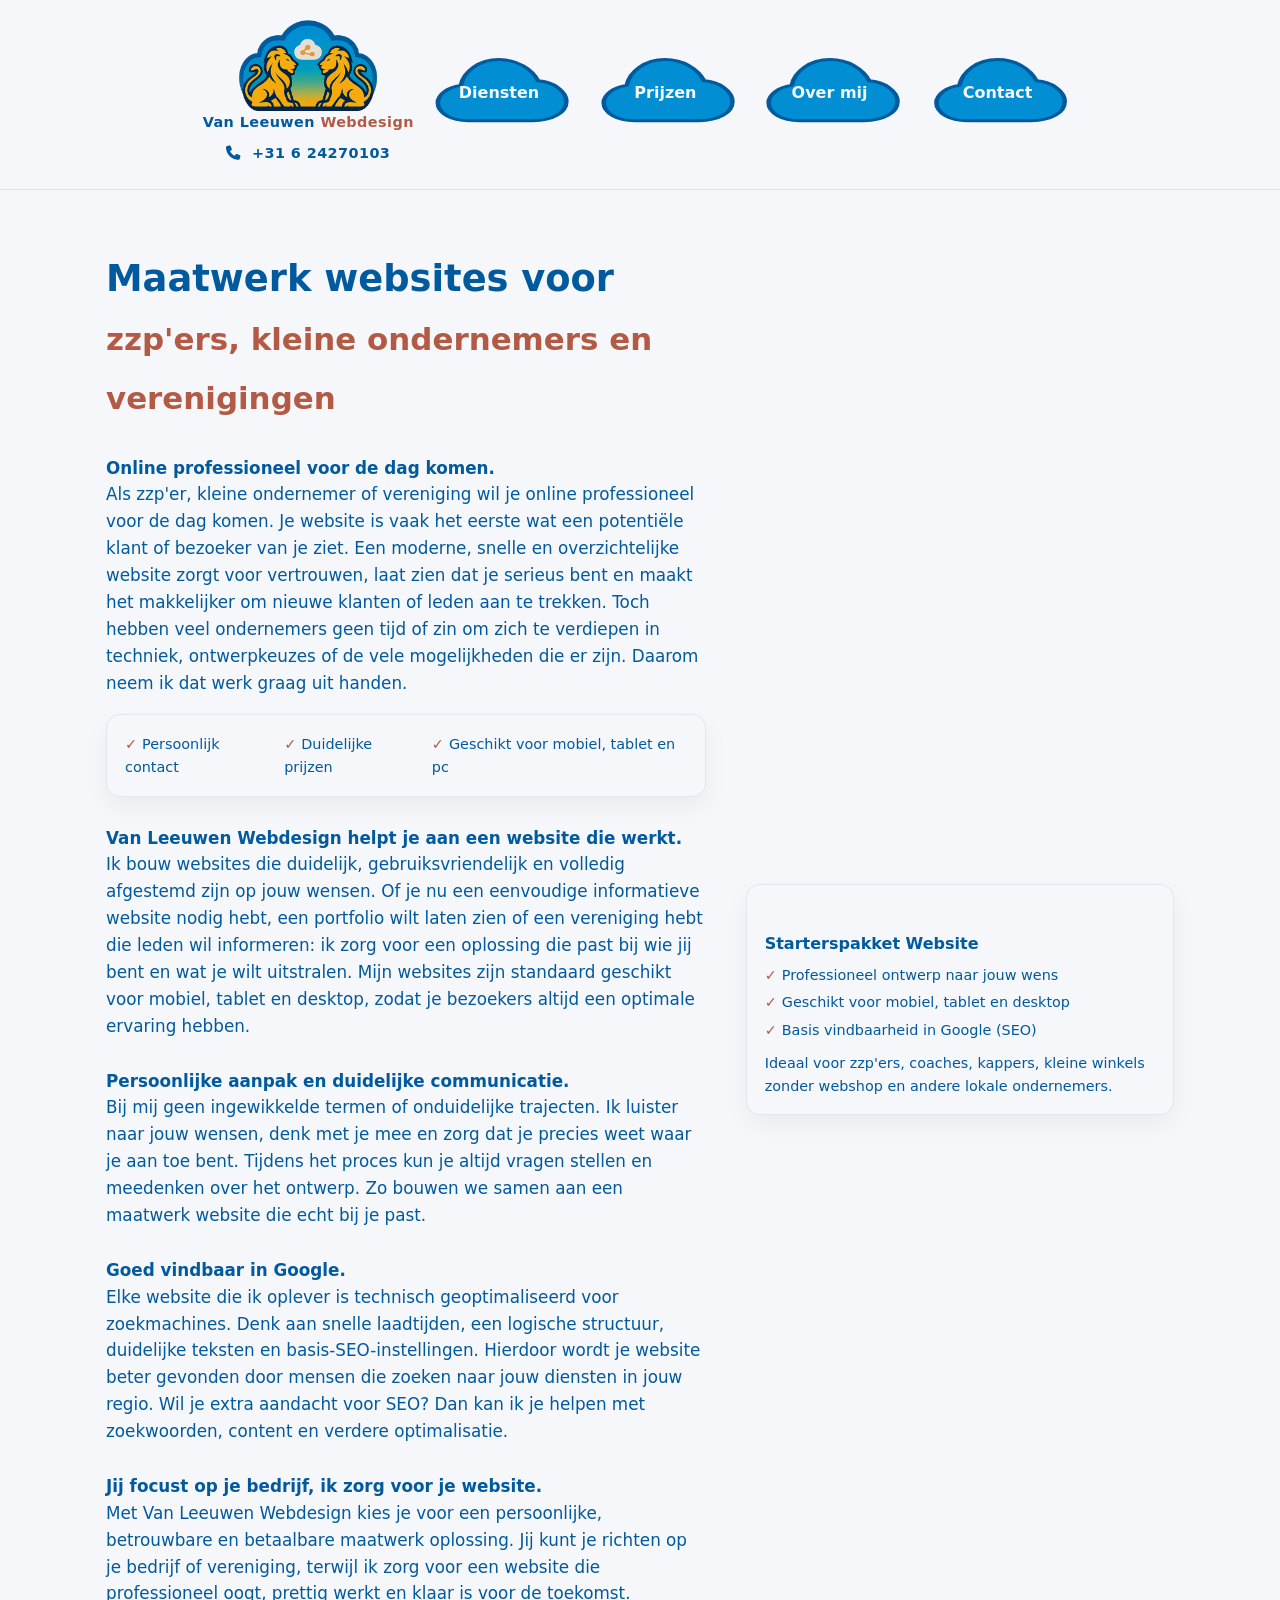
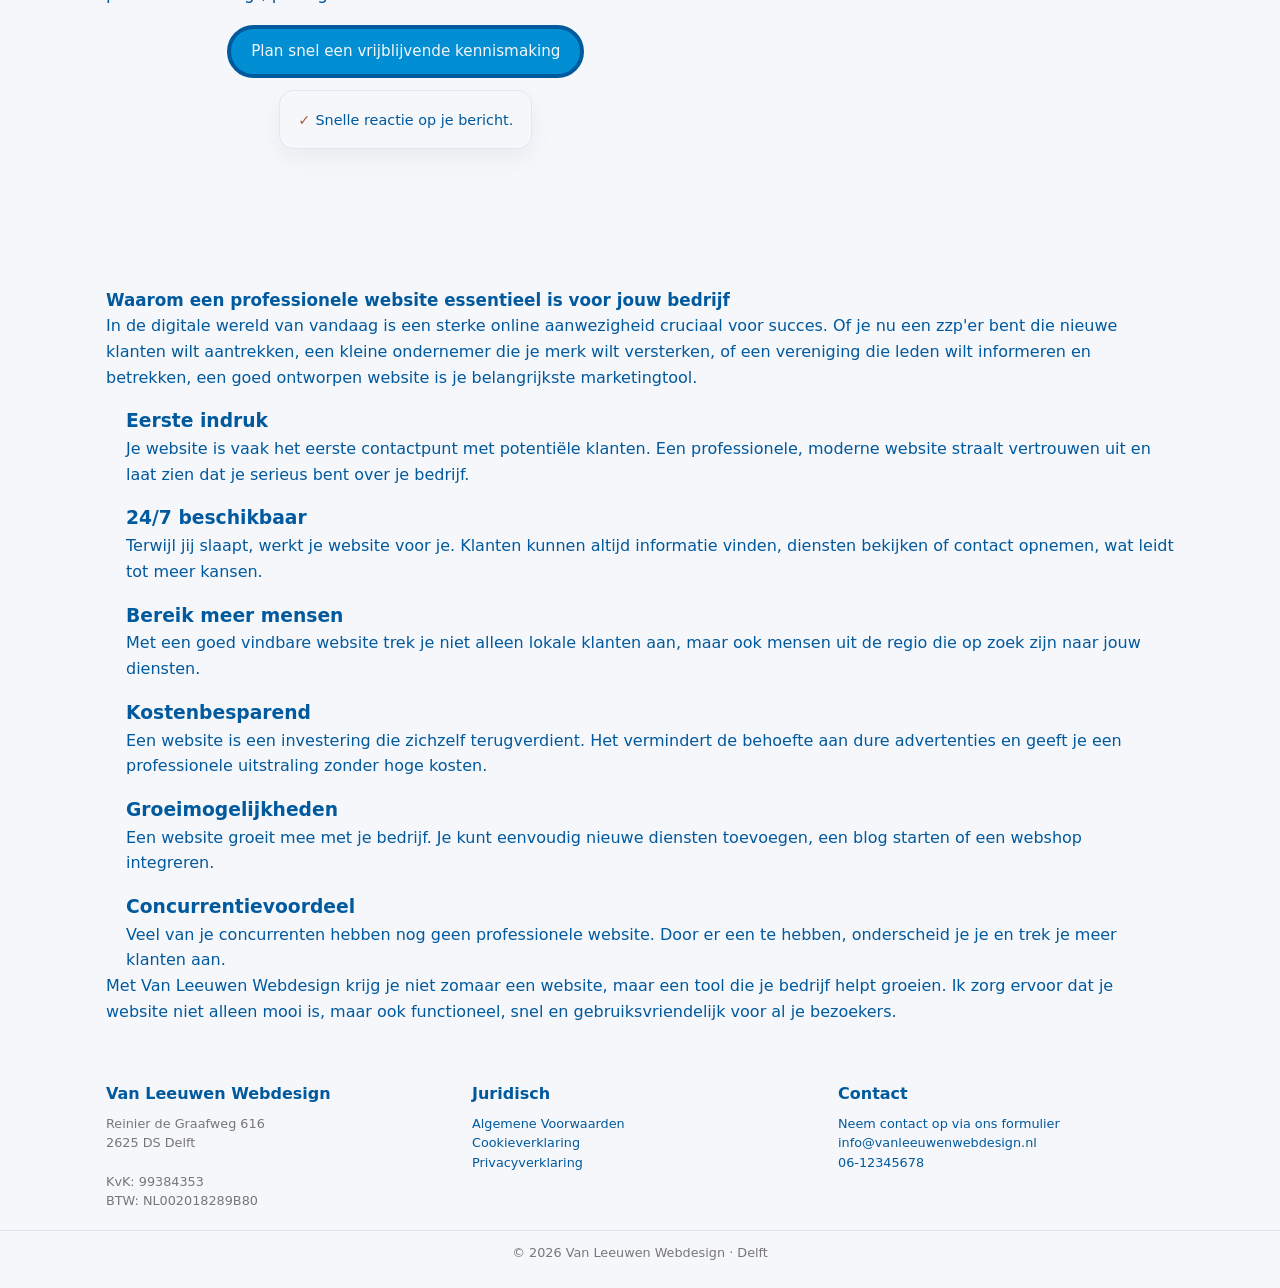
<file: index.html>
<!DOCTYPE html>
<html lang="nl">

<head>
    <!-- Google tag (gtag.js) -->
    <script async src="https://www.googletagmanager.com/gtag/js?id=G-99REZ2DLYZ"></script>
    <script>
        window.dataLayer = window.dataLayer || [];
        function gtag() { dataLayer.push(arguments); }
        gtag('js', new Date());

        gtag('config', 'G-99REZ2DLYZ');
    </script>
    <meta charset="UTF-8">
    <title>Website maatwerk - Van Leeuwen Webdesign voor ondernemers & verenigingen</title>
    <meta name="viewport" content="width=device-width, initial-scale=1">
    <link rel="apple-touch-icon" sizes="180x180" href="apple-touch-icon.png">
    <link rel="icon" type="image/png" sizes="32x32" href="favicon-32x32.png">
    <link rel="icon" type="image/png" sizes="16x16" href="favicon-16x16.png">
    <link rel="shortcut icon" href="favicon.ico">
    <link rel="manifest" href="site.webmanifest">
    <meta name="description"
        content="Professionele en betaalbare websites voor zzp'ers, kleine ondernemers en verenigingen. Van Leeuwen Webdesign bouwt moderne, snelle en gebruiksvriendelijke websites op maat.">
    <meta name="keywords"
        content="website laten maken, webdesign Delft, website zzp, website ondernemer, website vereniging, betaalbare website, webdesigner Delft, websitebouw, responsive website, professionele website">
    <meta property="og:title" content="Website laten maken Delft | Van Leeuwen Webdesign voor zzp'ers & ondernemers">
    <meta property="og:description"
        content="Betaalbare websites laten maken in Delft voor zzp'ers, ondernemers en verenigingen. Moderne, snelle websites op maat door Van Leeuwen Webdesign.">
    <meta property="og:url" content="https://www.vanleeuwenwebdesign.nl/">
    <meta property="og:type" content="website">
    <link rel="canonical" href="https://www.vanleeuwenwebdesign.nl/">
    <script type="application/ld+json">
    {
        "@context": "https://schema.org",
        "@type": "LocalBusiness",
        "name": "Van Leeuwen Webdesign",
        "description": "Betaalbare websites laten maken in Delft voor zzp'ers, ondernemers en verenigingen",
        "url": "https://www.vanleeuwenwebdesign.nl/",
        "telephone": "+31624270103",
        "address": {
            "@type": "PostalAddress",
            "streetAddress": "Reinier de Graafweg 616",
            "addressLocality": "Delft",
            "postalCode": "2625 DS",
            "addressCountry": "NL"
        },
        "areaServed": ["Delft", "Den Haag", "Rotterdam"],
        "serviceType": "Web Design",
        "priceRange": "€€",
        "image": "https://www.vanleeuwenwebdesign.nl/images/logo/logo.png"
    }
    </script>
    <link rel="stylesheet" href="css/styles.css">
    <link rel="stylesheet" href="https://cdnjs.cloudflare.com/ajax/libs/font-awesome/6.5.0/css/all.min.css">
</head>

<body>
    <header>
        <div class="container nav">
            <div class="header-logo">
                <a href="index.html" class="logo-link"> <img src="images/logo/logo.png" alt="Van Leeuwen Design Logo"
                        class="logo-img">
                    <div class="logo-text">Van Leeuwen <span>Webdesign</span></div>
                </a>
                <a href="tel:+31624270103" class="phone-link"> <i class="fa-solid fa-phone"></i> +31 6 24270103</a>
            </div>
            <nav>
                <a href="diensten.html">Diensten</a>
                <a href="prijzen.html">Prijzen</a>
                <a href="over_mij.html">Over mij</a>
                <a href="contact.html">Contact</a>
            </nav>
        </div>
    </header>

    <main>
        <section class="hero">
            <div class="container hero-inner">
                <div>
                    <h1>Maatwerk websites voor <span>zzp'ers, kleine ondernemers en verenigingen</span></h1>

                    <h2>Online professioneel voor de dag komen.</h2>
                    <p class="lead">Als zzp'er, kleine ondernemer of vereniging wil je online professioneel voor de dag
                        komen. Je
                        website is vaak het eerste wat een potentiële klant of bezoeker van je ziet. Een moderne, snelle
                        en overzichtelijke website zorgt voor vertrouwen, laat zien dat je serieus bent en maakt het
                        makkelijker om nieuwe klanten of leden aan te trekken. Toch hebben veel ondernemers geen tijd of
                        zin om zich te verdiepen in techniek, ontwerpkeuzes of de vele mogelijkheden die er zijn. Daarom
                        neem ik dat werk graag uit handen.</p>

                    <div class="hero-card-horizontaal">
                        <ul>
                            <li>Persoonlijk contact</li>
                            <li>Duidelijke prijzen</li>
                            <li>Geschikt voor mobiel, tablet en pc</li>
                        </ul>
                    </div>

                    <h2>Van Leeuwen Webdesign helpt je aan een website die werkt.</h2>
                    <p class="lead">Ik bouw websites die duidelijk, gebruiksvriendelijk en volledig afgestemd zijn op
                        jouw wensen.
                        Of je nu een eenvoudige informatieve website nodig hebt, een portfolio wilt laten zien of een
                        vereniging hebt die leden wil informeren: ik zorg voor een oplossing die past bij wie jij bent
                        en wat je wilt uitstralen. Mijn websites zijn standaard geschikt voor mobiel, tablet en desktop,
                        zodat je bezoekers altijd een optimale ervaring hebben.</p>

                    <h2>Persoonlijke aanpak en duidelijke communicatie.</h2>
                    <p class="lead">Bij mij geen ingewikkelde termen of onduidelijke trajecten. Ik luister naar jouw
                        wensen, denk met je mee en zorg dat je precies weet waar je aan toe bent. Tijdens het proces kun
                        je altijd
                        vragen stellen en meedenken over het ontwerp. Zo bouwen we samen aan een maatwerk website die
                        echt bij je
                        past.</p>

                    <h2>Goed vindbaar in Google.</h2>
                    <p class="lead">Elke website die ik oplever is technisch geoptimaliseerd voor zoekmachines. Denk aan
                        snelle
                        laadtijden, een logische structuur, duidelijke teksten en basis-SEO-instellingen. Hierdoor wordt
                        je website beter gevonden door mensen die zoeken naar jouw diensten in jouw regio. Wil je extra
                        aandacht voor SEO? Dan kan ik je helpen met zoekwoorden, content en verdere optimalisatie.</p>

                    <h2>Jij focust op je bedrijf, ik zorg voor je website.</h2>
                    <p class="lead">Met Van Leeuwen Webdesign kies je voor een persoonlijke, betrouwbare en betaalbare
                        maatwerk oplossing.
                        Jij kunt je richten op je bedrijf of vereniging, terwijl ik zorg voor een website die
                        professioneel oogt, prettig werkt en klaar is voor de toekomst.</p>

                    <div class="hero-actions"><a href="contact.html" class="btn btn-primary">Plan snel een vrijblijvende
                            kennismaking</a>

                        <div class="hero-card-horizontaal">
                            <ul>
                                <li>
                                    Snelle reactie op je bericht.
                                </li>
                            </ul>
                        </div>
                    </div>
                </div>
                <div>

                    <div class="hero-card">
                        <h2>Starterspakket Website</h2>
                        <ul>
                            <li>Professioneel ontwerp naar jouw wens</li>
                            <li>Geschikt voor mobiel, tablet en desktop</li>
                            <li>Basis vindbaarheid in Google (SEO)</li>
                        </ul>
                        <p style="margin-top:10px;font-size:0.9rem;"> Ideaal voor zzp'ers, coaches, kappers, kleine
                            winkels zonder webshop en andere lokale ondernemers. </p>
                    </div>
                </div>
            </div>
        </section>

        <section class="services">
            <div class="container">
                <h2>Waarom een professionele website essentieel is voor jouw bedrijf</h2>
                <p class="lead">In de digitale wereld van vandaag is een sterke online aanwezigheid cruciaal voor
                    succes. Of je nu een zzp'er bent die nieuwe klanten wilt aantrekken, een kleine ondernemer die je
                    merk wilt versterken, of een vereniging die leden wilt informeren en betrekken, een goed ontworpen
                    website is je belangrijkste marketingtool.</p>
                <div class="service-grid">
                    <div class="service-item">
                        <h3>Eerste indruk</h3>
                        <p>Je website is vaak het eerste contactpunt met potentiële klanten. Een professionele, moderne
                            website straalt vertrouwen uit en laat zien dat je serieus bent over je bedrijf.</p>
                    </div>
                    <div class="service-item">
                        <h3>24/7 beschikbaar</h3>
                        <p>Terwijl jij slaapt, werkt je website voor je. Klanten kunnen altijd informatie vinden,
                            diensten bekijken of contact opnemen, wat leidt tot meer kansen.</p>
                    </div>
                    <div class="service-item">
                        <h3>Bereik meer mensen</h3>
                        <p>Met een goed vindbare website trek je niet alleen lokale klanten aan, maar ook mensen uit de
                            regio die op zoek zijn naar jouw diensten.</p>
                    </div>
                    <div class="service-item">
                        <h3>Kostenbesparend</h3>
                        <p>Een website is een investering die zichzelf terugverdient. Het vermindert de behoefte aan
                            dure advertenties en geeft je een professionele uitstraling zonder hoge kosten.</p>
                    </div>
                    <div class="service-item">
                        <h3>Groeimogelijkheden</h3>
                        <p>Een website groeit mee met je bedrijf. Je kunt eenvoudig nieuwe diensten toevoegen, een blog
                            starten of een webshop integreren.</p>
                    </div>
                    <div class="service-item">
                        <h3>Concurrentievoordeel</h3>
                        <p>Veel van je concurrenten hebben nog geen professionele website. Door er een te hebben,
                            onderscheid je je en trek je meer klanten aan.</p>
                    </div>
                </div>
                <p class="lead">Met Van Leeuwen Webdesign krijg je niet zomaar een website, maar een tool die je bedrijf
                    helpt groeien. Ik zorg ervoor dat je website niet alleen mooi is, maar ook functioneel, snel en
                    gebruiksvriendelijk voor al je bezoekers.</p>
            </div>
        </section>

    </main>

    <div id="footer"></div>

    <script>
        fetch("footer.html")
            .then(response => response.text())
            .then(data => {
                document.getElementById("footer").innerHTML = data;
            });
    </script>
    <script src="/js/nav.js"></script>

</body>

</html>
</file>
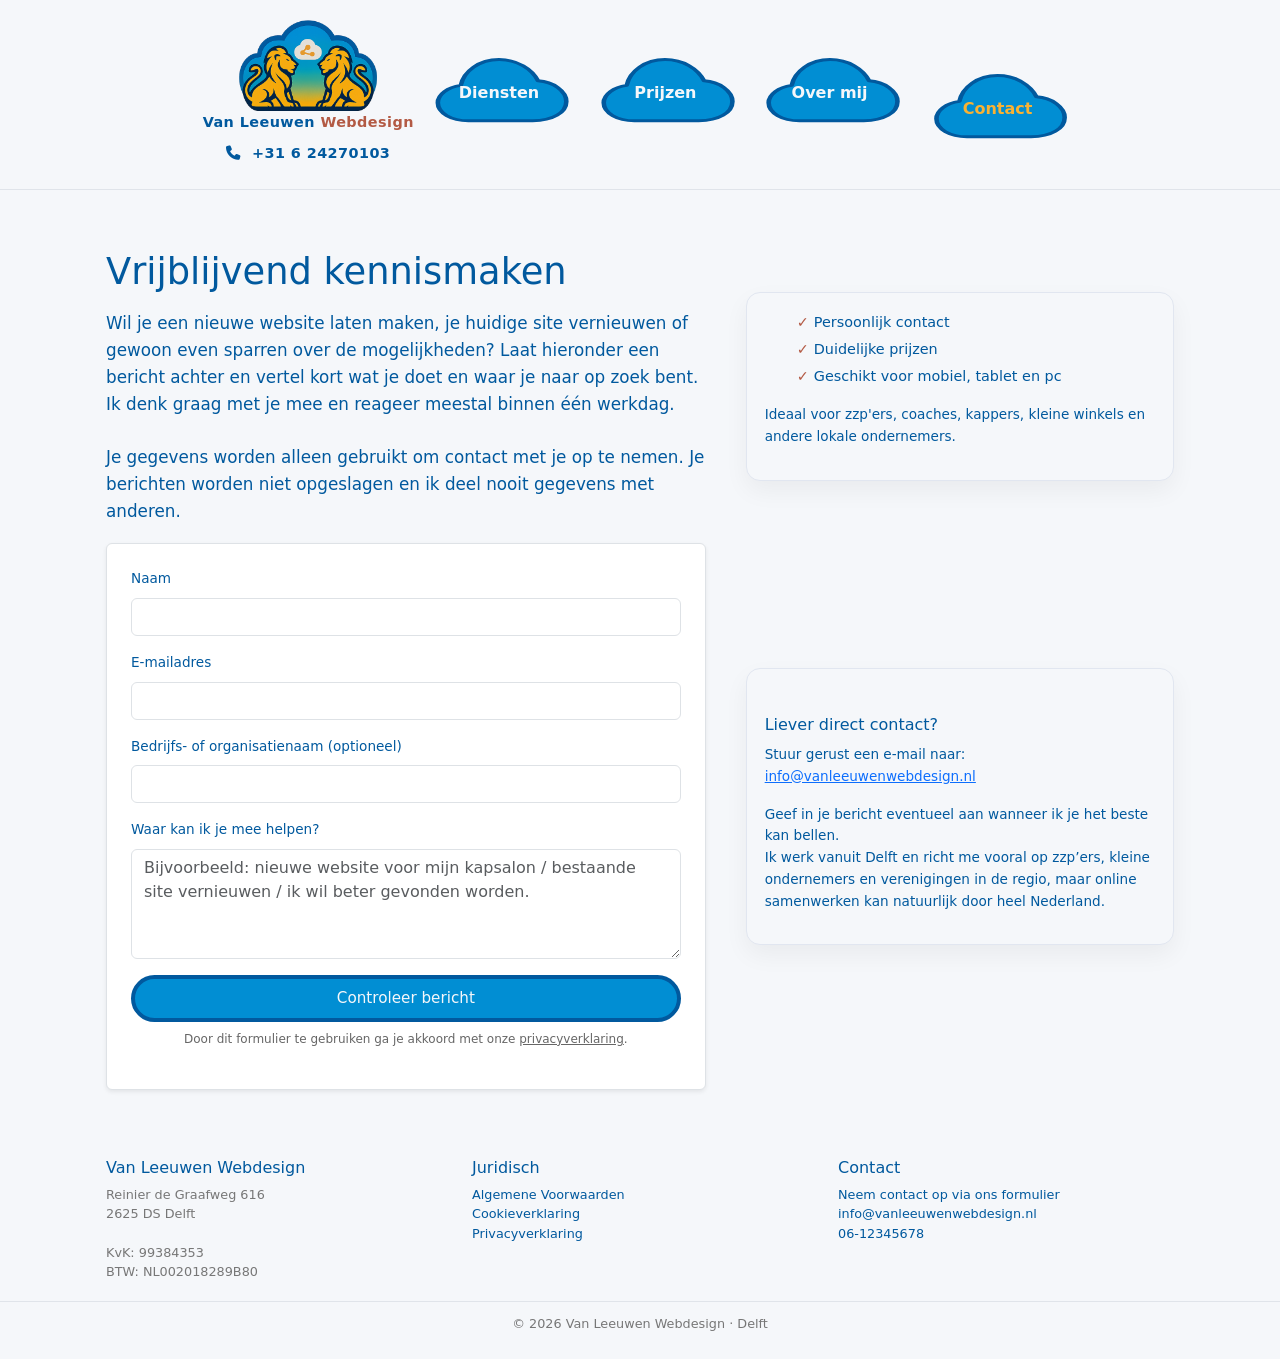
<file: contact.html>
<!DOCTYPE html>
<html lang="nl">

<head>
    <!-- Google tag (gtag.js) -->
    <script async src="https://www.googletagmanager.com/gtag/js?id=G-99REZ2DLYZ"></script>
    <script>
        window.dataLayer = window.dataLayer || [];
        function gtag() { dataLayer.push(arguments); }
        gtag('js', new Date());

        gtag('config', 'G-99REZ2DLYZ');
    </script>
    <meta charset="UTF-8">
    <title>Contact | Van Leeuwen Webdesign Delft - Website laten maken</title>
    <meta name="viewport" content="width=device-width, initial-scale=1">
    <link rel="apple-touch-icon" sizes="180x180" href="apple-touch-icon.png">
    <link rel="icon" type="image/png" sizes="32x32" href="favicon-32x32.png">
    <link rel="icon" type="image/png" sizes="16x16" href="favicon-16x16.png">
    <link rel="manifest" href="site.webmanifest">
    <meta name="description"
        content="Neem contact op met Van Leeuwen Webdesign in Delft. Voor professionele websites voor zzp'ers, kleine ondernemers en verenigingen. Snel reactie en persoonlijk contact.">
    <meta name="keywords"
        content="website laten maken, webdesign Delft, website zzp, website ondernemer, website vereniging, betaalbare website, webdesigner Delft">
    <link rel="canonical" href="https://www.vanleeuwenwebdesign.nl/contact">
    <!-- Bootstrap -->
    <link href="https://cdn.jsdelivr.net/npm/bootstrap@5.3.2/dist/css/bootstrap.min.css" rel="stylesheet">

    <link rel="stylesheet" href="css/styles.css">
    <link rel="stylesheet" href="https://cdnjs.cloudflare.com/ajax/libs/font-awesome/6.5.0/css/all.min.css">
</head>

<body>
    <header>
        <div class="container nav">
            <div class="header-logo">
                <a href="index.html" class="logo-link"> <img src="images/logo/logo.png" alt="Van Leeuwen Design Logo"
                        class="logo-img">
                    <div class="logo-text">Van Leeuwen <span>Webdesign</span></div>
                </a>
                <a href="tel:+31624270103" class="phone-link"> <i class="fa-solid fa-phone"></i> +31 6 24270103</a>
            </div>
            <nav>
                <a href="diensten.html">Diensten</a>
                <a href="prijzen.html">Prijzen</a>
                <a href="over_mij.html">Over mij</a>
                <a href="contact.html" class="active">Contact</a>
            </nav>
        </div>
    </header>

    <main>
        <section class="hero">
            <div class="container hero-inner">
                <div>
                    <h1>Vrijblijvend kennismaken</h1>
                    <p class="lead">
                        Wil je een nieuwe website laten maken, je huidige site vernieuwen of gewoon even sparren over de
                        mogelijkheden?
                        Laat hieronder een bericht achter en vertel kort wat je doet en waar je naar op zoek bent.
                        Ik denk graag met je mee en reageer meestal binnen één werkdag.<br><br>
                        Je gegevens worden alleen gebruikt om contact met je op te nemen. Je berichten worden niet
                        opgeslagen en ik deel nooit gegevens met
                        anderen.
                    </p>
                </div>
                <div class="hero-card">
                    <ul>
                        <li>Persoonlijk contact</li>
                        <li>Duidelijke prijzen</li>
                        <li>Geschikt voor mobiel, tablet en pc</li>
                    </ul>
                    <p>
                        Ideaal voor zzp'ers, coaches, kappers, kleine winkels en andere lokale ondernemers.
                    </p>
                </div>
            </div>

            <div class="container hero-inner">
                <div>

                    <!-- Bootstrap Contact Form -->
                    <form action="confirm.php" method="POST" class="p-4 border rounded shadow-sm bg-white">

                        <div class="mb-3">
                            <label for="naam" class="form-label">Naam</label>
                            <input type="text" class="form-control" id="naam" name="naam" required>
                        </div>

                        <div class="mb-3">
                            <label for="email" class="form-label">E-mailadres</label>
                            <input type="email" class="form-control" id="email" name="email" required>
                        </div>

                        <div class="mb-3">
                            <label for="bedrijf" class="form-label">Bedrijfs- of organisatienaam (optioneel)</label>
                            <input type="text" class="form-control" id="bedrijf" name="bedrijf">
                        </div>

                        <div class="mb-3">
                            <label for="boodschap" class="form-label">Waar kan ik je mee helpen?</label>
                            <textarea class="form-control" id="boodschap" name="bericht" rows="4"
                                placeholder="Bijvoorbeeld: nieuwe website voor mijn kapsalon / bestaande site vernieuwen / ik wil beter gevonden worden."></textarea>
                        </div>

                        <button type="submit" class="btn btn-primary w-100 py-2">
                            Controleer bericht
                        </button>
                        <p class="text-center mt-2" style="font-size: 0.75rem; color: #666;">
                            Door dit formulier te gebruiken ga je akkoord met onze <a href="privacy.html"
                                style="color: #666; text-decoration: underline;">privacyverklaring</a>.
                        </p>
                    </form>

                </div>

                <div class="hero-card">
                    <h2>Liever direct contact?</h2>
                    <p>
                        Stuur gerust een e-mail naar:
                        <a href="mailto:info@vanleeuwenwebdesign.nl">info@vanleeuwenwebdesign.nl</a>
                    </p>
                    <p>
                        Geef in je bericht eventueel aan wanneer ik je het beste kan bellen.<br>
                        Ik werk vanuit Delft en richt me vooral op zzp’ers, kleine ondernemers en verenigingen in de
                        regio,
                        maar online samenwerken kan natuurlijk door heel Nederland.
                    </p>
                </div>
            </div>
        </section>
    </main>

    <div id="footer"></div>

    <script>
        fetch("footer.html")
            .then(r => r.text())
            .then(d => document.getElementById("footer").innerHTML = d);
    </script>

    <script src="https://cdn.jsdelivr.net/npm/bootstrap@5.3.2/dist/js/bootstrap.bundle.min.js"></script>
    <script src="/js/nav.js"></script>
</body>

</html>
</file>
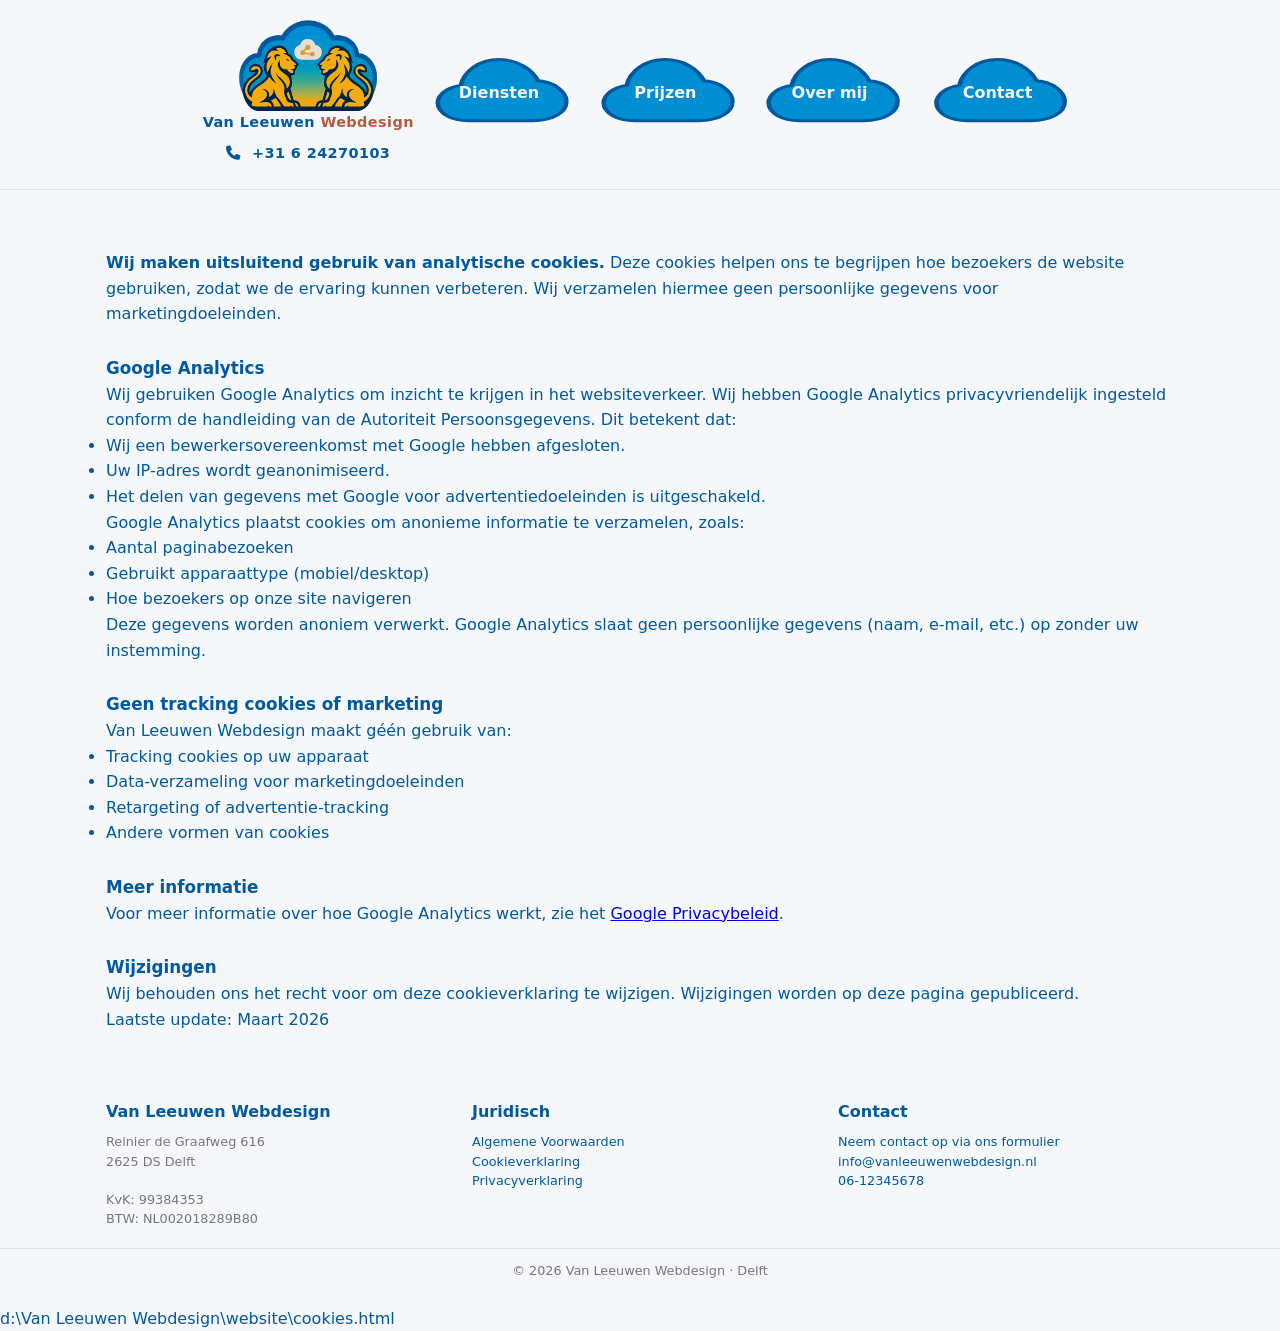
<file: cookies.html>
<!DOCTYPE html>
<html lang="nl">

<head>
    <!-- Google tag (gtag.js) -->
    <script async src="https://www.googletagmanager.com/gtag/js?id=G-99REZ2DLYZ"></script>
    <script>
        window.dataLayer = window.dataLayer || [];
        function gtag() { dataLayer.push(arguments); }
        gtag('js', new Date());

        gtag('config', 'G-99REZ2DLYZ');
    </script>
    <meta charset="UTF-8">
    <title>Cookieverklaring | Van Leeuwen Webdesign</title>
    <meta name="viewport" content="width=device-width, initial-scale=1">
    <link rel="apple-touch-icon" sizes="180x180" href="apple-touch-icon.png">
    <link rel="icon" type="image/png" sizes="32x32" href="favicon-32x32.png">
    <link rel="icon" type="image/png" sizes="16x16" href="favicon-16x16.png">
    <link rel="manifest" href="site.webmanifest">
    <meta name="description"
        content="Cookieverklaring van Van Leeuwen Webdesign. Lees hoe wij cookies gebruiken op onze website.">
    <link rel="canonical" href="https://www.vanleeuwenwebdesign.nl/cookies.html">
    <link rel="stylesheet" href="css/styles.css">
    <link rel="stylesheet" href="https://cdnjs.cloudflare.com/ajax/libs/font-awesome/6.5.0/css/all.min.css">
</head>

<body>
    <header>
        <div class="container nav">
            <div class="header-logo">
                <a href="index.html" class="logo-link"> <img src="images/logo/logo.png" alt="Van Leeuwen Design Logo"
                        class="logo-img">
                    <div class="logo-text">Van Leeuwen <span>Webdesign</span></div>
                </a>
                <a href="tel:+31624270103" class="phone-link"> <i class="fa-solid fa-phone"></i> +31 6 24270103</a>
            </div>
            <nav>
                <a href="diensten.html">Diensten</a>
                <a href="prijzen.html">Prijzen</a>
                <a href="over_mij.html">Over mij</a>
                <a href="contact.html">Contact</a>
            </nav>
        </div>
    </header>

    <main>
        <section class="hero">
            <div class="container">
                <p><strong>Wij maken uitsluitend gebruik van analytische cookies.</strong> Deze cookies helpen ons te
                    begrijpen hoe bezoekers de website gebruiken, zodat we de ervaring kunnen verbeteren. Wij verzamelen
                    hiermee geen persoonlijke gegevens voor marketingdoeleinden.</p>

                <h2>Google Analytics</h2>
                <p>Wij gebruiken Google Analytics om inzicht te krijgen in het websiteverkeer. Wij hebben Google
                    Analytics privacyvriendelijk ingesteld conform de handleiding van de Autoriteit Persoonsgegevens.
                    Dit betekent dat:</p>
                <ul>
                    <li>Wij een bewerkersovereenkomst met Google hebben afgesloten.</li>
                    <li>Uw IP-adres wordt geanonimiseerd.</li>
                    <li>Het delen van gegevens met Google voor advertentiedoeleinden is uitgeschakeld.</li>
                </ul>
                <p>Google Analytics plaatst cookies om anonieme informatie te verzamelen, zoals:</p>
                <ul>
                    <li>Aantal paginabezoeken</li>
                    <li>Gebruikt apparaattype (mobiel/desktop)</li>
                    <li>Hoe bezoekers op onze site navigeren</li>
                </ul>
                <p>Deze gegevens worden anoniem verwerkt. Google Analytics slaat geen persoonlijke gegevens (naam,
                    e-mail, etc.) op zonder uw instemming.</p>

                <h2>Geen tracking cookies of marketing</h2>
                <p>Van Leeuwen Webdesign maakt géén gebruik van:</p>
                <ul>
                    <li>Tracking cookies op uw apparaat</li>
                    <li>Data-verzameling voor marketingdoeleinden</li>
                    <li>Retargeting of advertentie-tracking</li>
                    <li>Andere vormen van cookies</li>
                </ul>

                <h2>Meer informatie</h2>
                <p>Voor meer informatie over hoe Google Analytics werkt, zie het <a
                        href="https://policies.google.com/privacy" target="_blank">Google Privacybeleid</a>.</p>

                <h2>Wijzigingen</h2>
                <p>Wij behouden ons het recht voor om deze cookieverklaring te wijzigen. Wijzigingen worden op deze
                    pagina gepubliceerd.</p>

                <p>Laatste update: Maart 2026</p>
            </div>
        </section>
    </main>

    <div id="footer"></div>

    <script>
        fetch("footer.html")
            .then(response => response.text())
            .then(data => {
                document.getElementById("footer").innerHTML = data;
            });
    </script>
    <script src="js/nav.js"></script>

</body>

</html>
</content>
<parameter name="filePath">d:\Van Leeuwen Webdesign\website\cookies.html
</file>
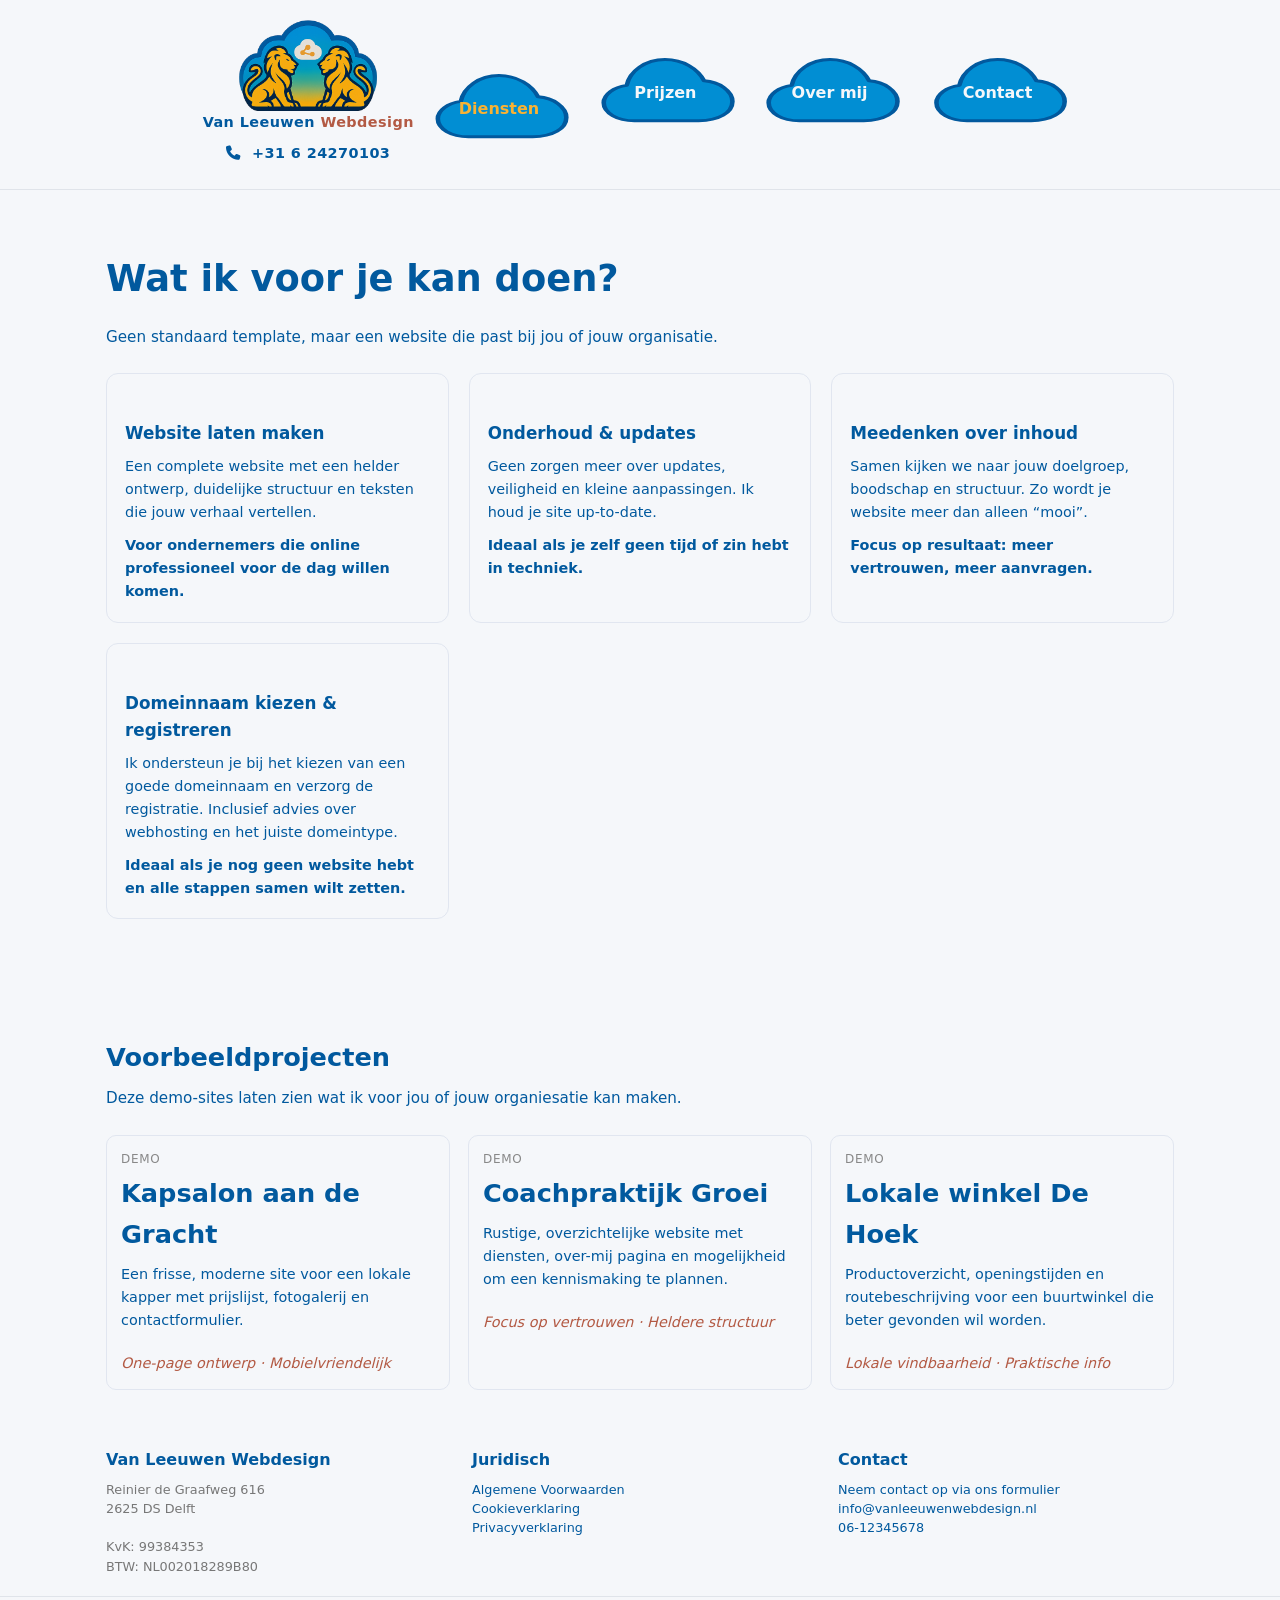
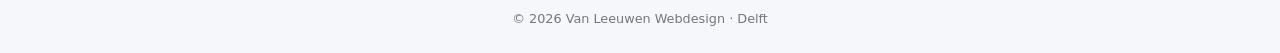
<file: diensten.html>
<!DOCTYPE html>
<html lang="nl">

<head>
    <!-- Google tag (gtag.js) -->
    <script async src="https://www.googletagmanager.com/gtag/js?id=G-99REZ2DLYZ"></script>
    <script>
        window.dataLayer = window.dataLayer || [];
        function gtag() { dataLayer.push(arguments); }
        gtag('js', new Date());

        gtag('config', 'G-99REZ2DLYZ');
    </script>
    <meta charset="UTF-8">
    <title>Diensten | Van Leeuwen Webdesign – Websites voor zzp'ers, ondernemers & verenigingen</title>
    <meta name="viewport" content="width=device-width, initial-scale=1">
    <link rel="apple-touch-icon" sizes="180x180" href="apple-touch-icon.png">
    <link rel="icon" type="image/png" sizes="32x32" href="favicon-32x32.png">
    <link rel="icon" type="image/png" sizes="16x16" href="favicon-16x16.png">
    <link rel="manifest" href="site.webmanifest">
    <meta name="description"
        content="Ontdek de webdesign diensten van Van Leeuwen Webdesign: websites laten maken, onderhoud, domeinnaamadvies en meer. Persoonlijke service voor zzp'ers, ondernemers en verenigingen in Delft.">
    <meta name="keywords"
        content="website laten maken, webdesign Delft, diensten webdesign, onderhoud website, domeinnaam advies">
    <link rel="canonical" href="https://www.vanleeuwenwebdesign.nl/diensten.html">
    <link rel="stylesheet" href="css/styles.css">
    <link rel="stylesheet" href="https://cdnjs.cloudflare.com/ajax/libs/font-awesome/6.5.0/css/all.min.css">
</head>

<body>
    <header>
        <div class="container nav">
            <div class="header-logo">
                <a href="index.html" class="logo-link"> <img src="images/logo/logo.png" alt="Van Leeuwen Design Logo"
                        class="logo-img">
                    <div class="logo-text">Van Leeuwen <span>Webdesign</span></div>
                </a>
                <a href="tel:+31624270103" class="phone-link"> <i class="fa-solid fa-phone"></i> +31 6 24270103</a>
            </div>
            <nav>
                <a href="diensten.html" class="active">Diensten</a>
                <a href="prijzen.html">Prijzen</a>
                <a href="over_mij.html">Over mij</a>
                <a href="contact.html">Contact</a>
            </nav>
        </div>
    </header>

    <main>
        <section class="hero">
            <div class="container">
                <div>
                    <h1>Wat ik voor je kan doen?</h1>
                    <p class="section-subtitle">Geen standaard template, maar een website die past bij jou of jouw
                        organisatie.</p>
                    <div class="grid-3">
                        <div class="card">
                            <h2>Website laten maken</h2>
                            <p>Een complete website met een helder ontwerp, duidelijke structuur en teksten die jouw
                                verhaal vertellen. </p> <strong>Voor ondernemers die online professioneel voor de dag
                                willen
                                komen.</strong>
                        </div>
                        <div class="card">
                            <h2>Onderhoud & updates</h2>
                            <p>Geen zorgen meer over updates, veiligheid en kleine aanpassingen. Ik houd je site
                                up-to-date. </p> <strong>Ideaal als je zelf geen tijd of zin hebt in techniek.</strong>
                        </div>
                        <div class="card">
                            <h2>Meedenken over inhoud</h2>
                            <p> Samen kijken we naar jouw doelgroep, boodschap en structuur. Zo wordt je website meer
                                dan
                                alleen “mooi”. </p> <strong>Focus op resultaat: meer vertrouwen, meer
                                aanvragen.</strong>
                        </div>
                        <div class="card">
                            <h2>Domeinnaam kiezen & registreren</h2>
                            <p> Ik ondersteun je bij het kiezen van een goede domeinnaam en verzorg de registratie.
                                Inclusief advies over webhosting en het juiste domeintype.
                            </p> <strong>Ideaal als je nog geen website hebt en alle stappen samen wilt zetten.</strong>
                        </div>
                    </div>
                </div>
            </div>
        </section>

        <!-- PORTFOLIO -->
        <section id="portfolio">
            <div class="container">
                <h2 class="section-title">Voorbeeldprojecten</h2>
                <p class="section-subtitle">Deze demo-sites laten zien wat ik voor jou of jouw organiesatie kan maken.
                </p>
                <div class="portfolio-grid">
                    <div class="portfolio-item">
                        <div class="portfolio-tag">Demo</div>
                        <div class="portfolio-title">Kapsalon aan de Gracht</div>
                        <div class="portfolio-desc"> Een frisse, moderne site voor een lokale kapper met prijslijst,
                            fotogalerij en contactformulier. </div>
                        <div class="portfolio-tech">One-page ontwerp · Mobielvriendelijk</div>
                    </div>
                    <div class="portfolio-item">
                        <div class="portfolio-tag">Demo</div>
                        <div class="portfolio-title">Coachpraktijk Groei</div>
                        <div class="portfolio-desc"> Rustige, overzichtelijke website met diensten, over-mij pagina en
                            mogelijkheid om een kennismaking te plannen. </div>
                        <div class="portfolio-tech">Focus op vertrouwen · Heldere structuur</div>
                    </div>
                    <div class="portfolio-item">
                        <div class="portfolio-tag">Demo</div>
                        <div class="portfolio-title">Lokale winkel De Hoek</div>
                        <div class="portfolio-desc"> Productoverzicht, openingstijden en routebeschrijving voor een
                            buurtwinkel die beter gevonden wil worden. </div>
                        <div class="portfolio-tech">Lokale vindbaarheid · Praktische info</div>
                    </div>
                </div>
            </div>
        </section>

    </main>

    <div id="footer"></div>

    <script>
        fetch("footer.html")
            .then(response => response.text())
            .then(data => {
                document.getElementById("footer").innerHTML = data;
            });
    </script>
    <script src="/js/nav.js"></script>

</body>

</html>
</file>
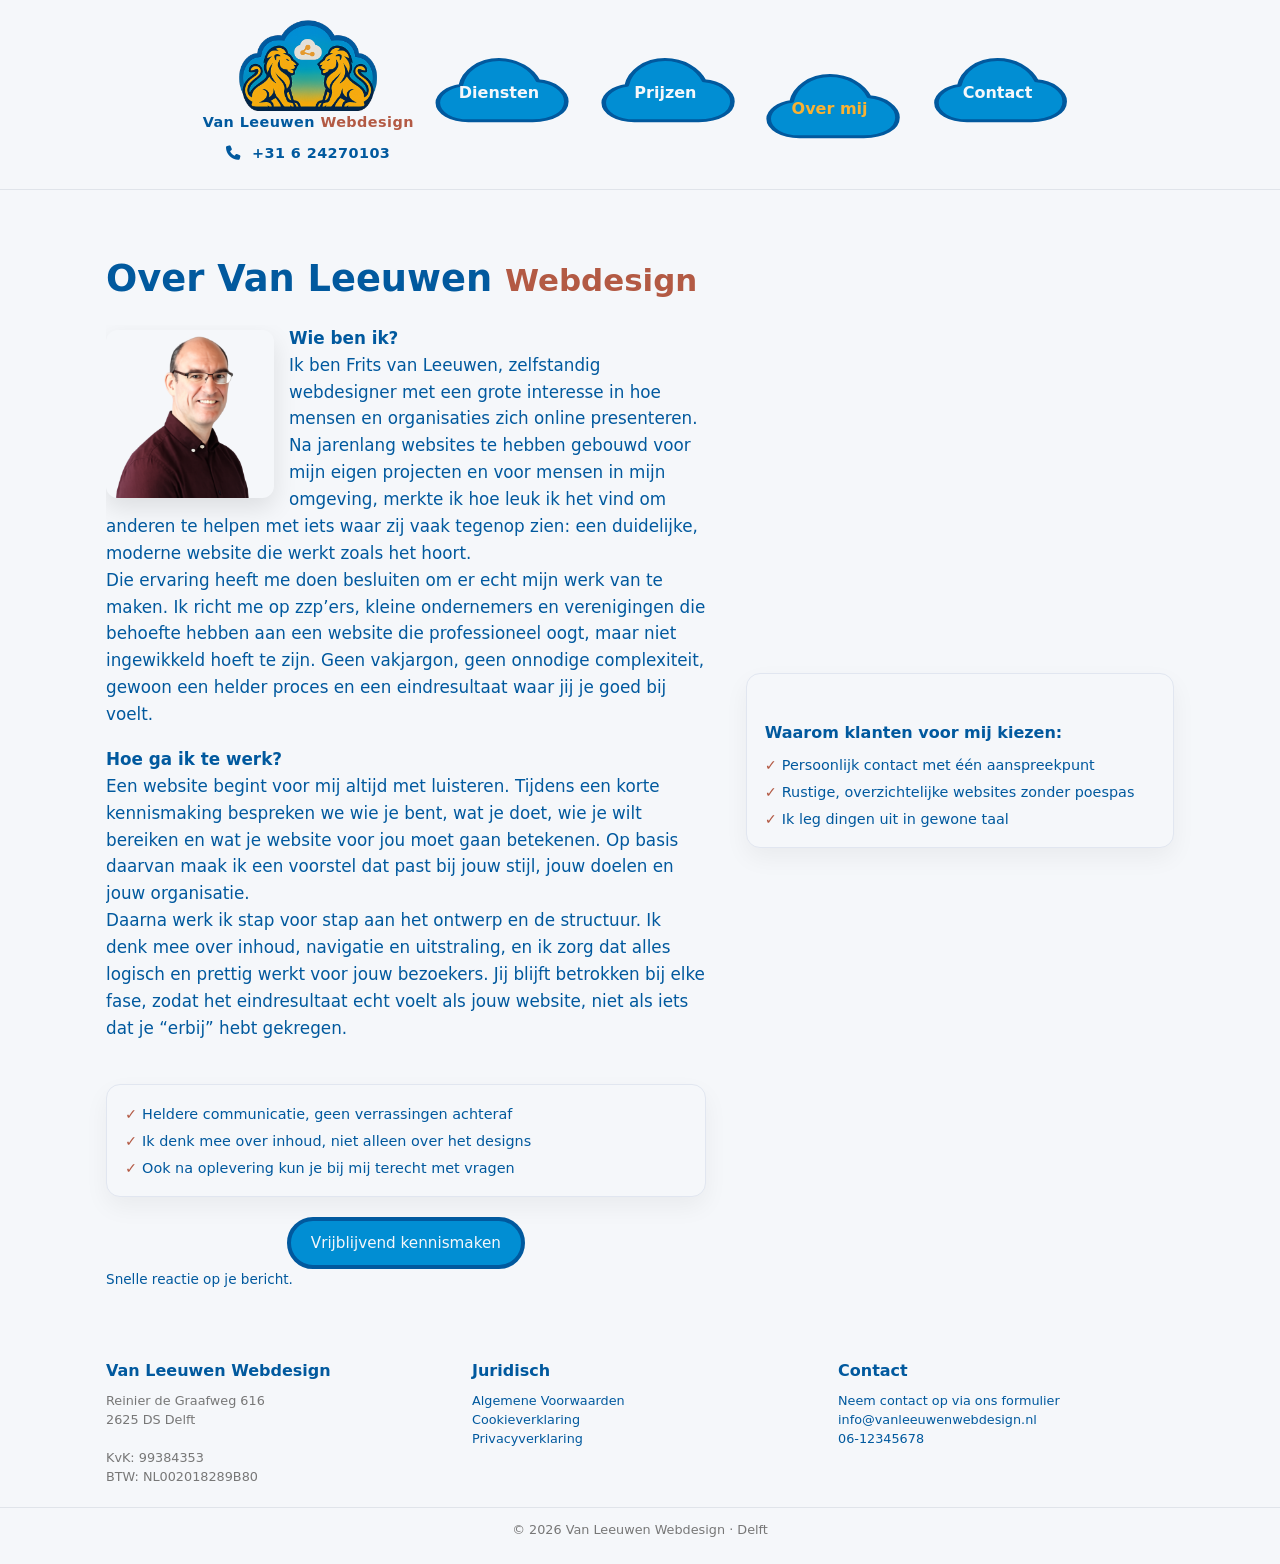
<file: over_mij.html>
<!DOCTYPE html>
<html lang="nl">

<head>
    <!-- Google tag (gtag.js) -->
    <script async src="https://www.googletagmanager.com/gtag/js?id=G-99REZ2DLYZ"></script>
    <script>
        window.dataLayer = window.dataLayer || [];
        function gtag() { dataLayer.push(arguments); }
        gtag('js', new Date());

        gtag('config', 'G-99REZ2DLYZ');
    </script>
    <meta charset="UTF-8">
    <title>Over mij | Van Leeuwen Webdesign – Persoonlijke webdesigner voor zzp'ers & verenigingen</title>
    <meta name="viewport" content="width=device-width, initial-scale=1">
    <link rel="apple-touch-icon" sizes="180x180" href="apple-touch-icon.png">
    <link rel="icon" type="image/png" sizes="32x32" href="favicon-32x32.png">
    <link rel="icon" type="image/png" sizes="16x16" href="favicon-16x16.png">
    <link rel="manifest" href="site.webmanifest">
    <meta name="description"
        content="Maak kennis met Frits van Leeuwen, zelfstandig webdesigner in Delft. Lees hoe ik eenvoudige, effectieve websites maak voor zzp'ers, ondernemers en verenigingen.">
    <meta name="keywords" content="over mij, webdesigner Delft, Frits van Leeuwen, persoonlijke webdesigner">
    <link rel="canonical" href="https://www.vanleeuwenwebdesign.nl/over_mij.html">
    <link rel="stylesheet" href="css/styles.css">
    <link rel="stylesheet" href="https://cdnjs.cloudflare.com/ajax/libs/font-awesome/6.5.0/css/all.min.css">
</head>

<body>
    <header>
        <div class="container nav">
            <div class="header-logo">
                <a href="index.html" class="logo-link"> <img src="images/logo/logo.png" alt="Van Leeuwen Design Logo"
                        class="logo-img">
                    <div class="logo-text">Van Leeuwen <span>Webdesign</span></div>
                </a>
                <a href="tel:+31624270103" class="phone-link"> <i class="fa-solid fa-phone"></i> +31 6 24270103</a>
            </div>
            <nav>
                <a href="diensten.html">Diensten</a>
                <a href="prijzen.html">Prijzen</a>
                <a href="over_mij.html" class="active">Over mij</a>
                <a href="contact.html">Contact</a>
            </nav>
        </div>
    </header>

    <main>
        <section class="hero">
            <div class="container hero-inner">
                <div>
                    <h1>Over Van Leeuwen <span>Webdesign</span></h1>
                    <div class="about-content-grid">
                        <div class="about-image-container">
                            <img src="images/frits-profiel.png" alt="Frits van Leeuwen" class="about-image-small">
                        </div>
                        <div>
                            <p class="lead"><strong>Wie ben ik?</strong><br>
                                Ik ben Frits van Leeuwen, zelfstandig webdesigner met een grote interesse in hoe mensen
                                en
                                organisaties zich online presenteren. Na jarenlang websites te hebben gebouwd voor mijn
                                eigen
                                projecten en voor mensen in mijn omgeving, merkte ik hoe leuk ik het vind om anderen te
                                helpen
                                met iets waar zij vaak tegenop zien: een duidelijke, moderne website die werkt zoals het
                                hoort.<br>

                                Die ervaring heeft me doen besluiten om er echt mijn werk van te maken. Ik richt me op
                                zzp’ers,
                                kleine ondernemers en verenigingen die behoefte hebben aan een website die professioneel
                                oogt,
                                maar niet ingewikkeld hoeft te zijn. Geen vakjargon, geen onnodige complexiteit, gewoon
                                een
                                helder proces en een eindresultaat waar jij je goed bij voelt.
                            </p>
                            <p class="lead"><strong>Hoe ga ik te werk?</strong><br>
                                Een website begint voor mij altijd met luisteren. Tijdens een korte kennismaking
                                bespreken we
                                wie je bent, wat je doet, wie je wilt bereiken en wat je website voor jou moet gaan
                                betekenen.
                                Op basis daarvan maak ik een voorstel dat past bij jouw stijl, jouw doelen en jouw
                                organisatie.<br>

                                Daarna werk ik stap voor stap aan het ontwerp en de structuur. Ik denk mee over inhoud,
                                navigatie en uitstraling, en ik zorg dat alles logisch en prettig werkt voor jouw
                                bezoekers. Jij
                                blijft betrokken bij elke fase, zodat het eindresultaat echt voelt als jouw website,
                                niet als
                                iets dat je “erbij” hebt gekregen.</p>
                        </div>
                    </div>
                    <div class="hero-card">
                        <ul>
                            <li>Heldere communicatie, geen verrassingen achteraf</li>
                            <li>Ik denk mee over inhoud, niet alleen over het designs</li>
                            <li>Ook na oplevering kun je bij mij terecht met vragen</li>
                        </ul>

                    </div>
                    <div class="hero-actions"><a href="contact.html" class="btn btn-primary">Vrijblijvend
                            kennismaken</a>
                    </div>
                    <p class="hero-note">Snelle reactie op je bericht.</p>
                </div>
                <div class="hero-card">
                    <h2>Waarom klanten voor mij kiezen:</h2>
                    <ul>
                        <li>Persoonlijk contact met één aanspreekpunt</li>
                        <li>Rustige, overzichtelijke websites zonder poespas</li>
                        <li>Ik leg dingen uit in gewone taal</li>
                    </ul>
                </div>
            </div>
        </section>


    </main>

    <div id="footer"></div>

    <script>
        fetch("footer.html")
            .then(response => response.text())
            .then(data => {
                document.getElementById("footer").innerHTML = data;
            });
    </script>
    <script src="/js/nav.js"></script>

</body>

</html>
</file>
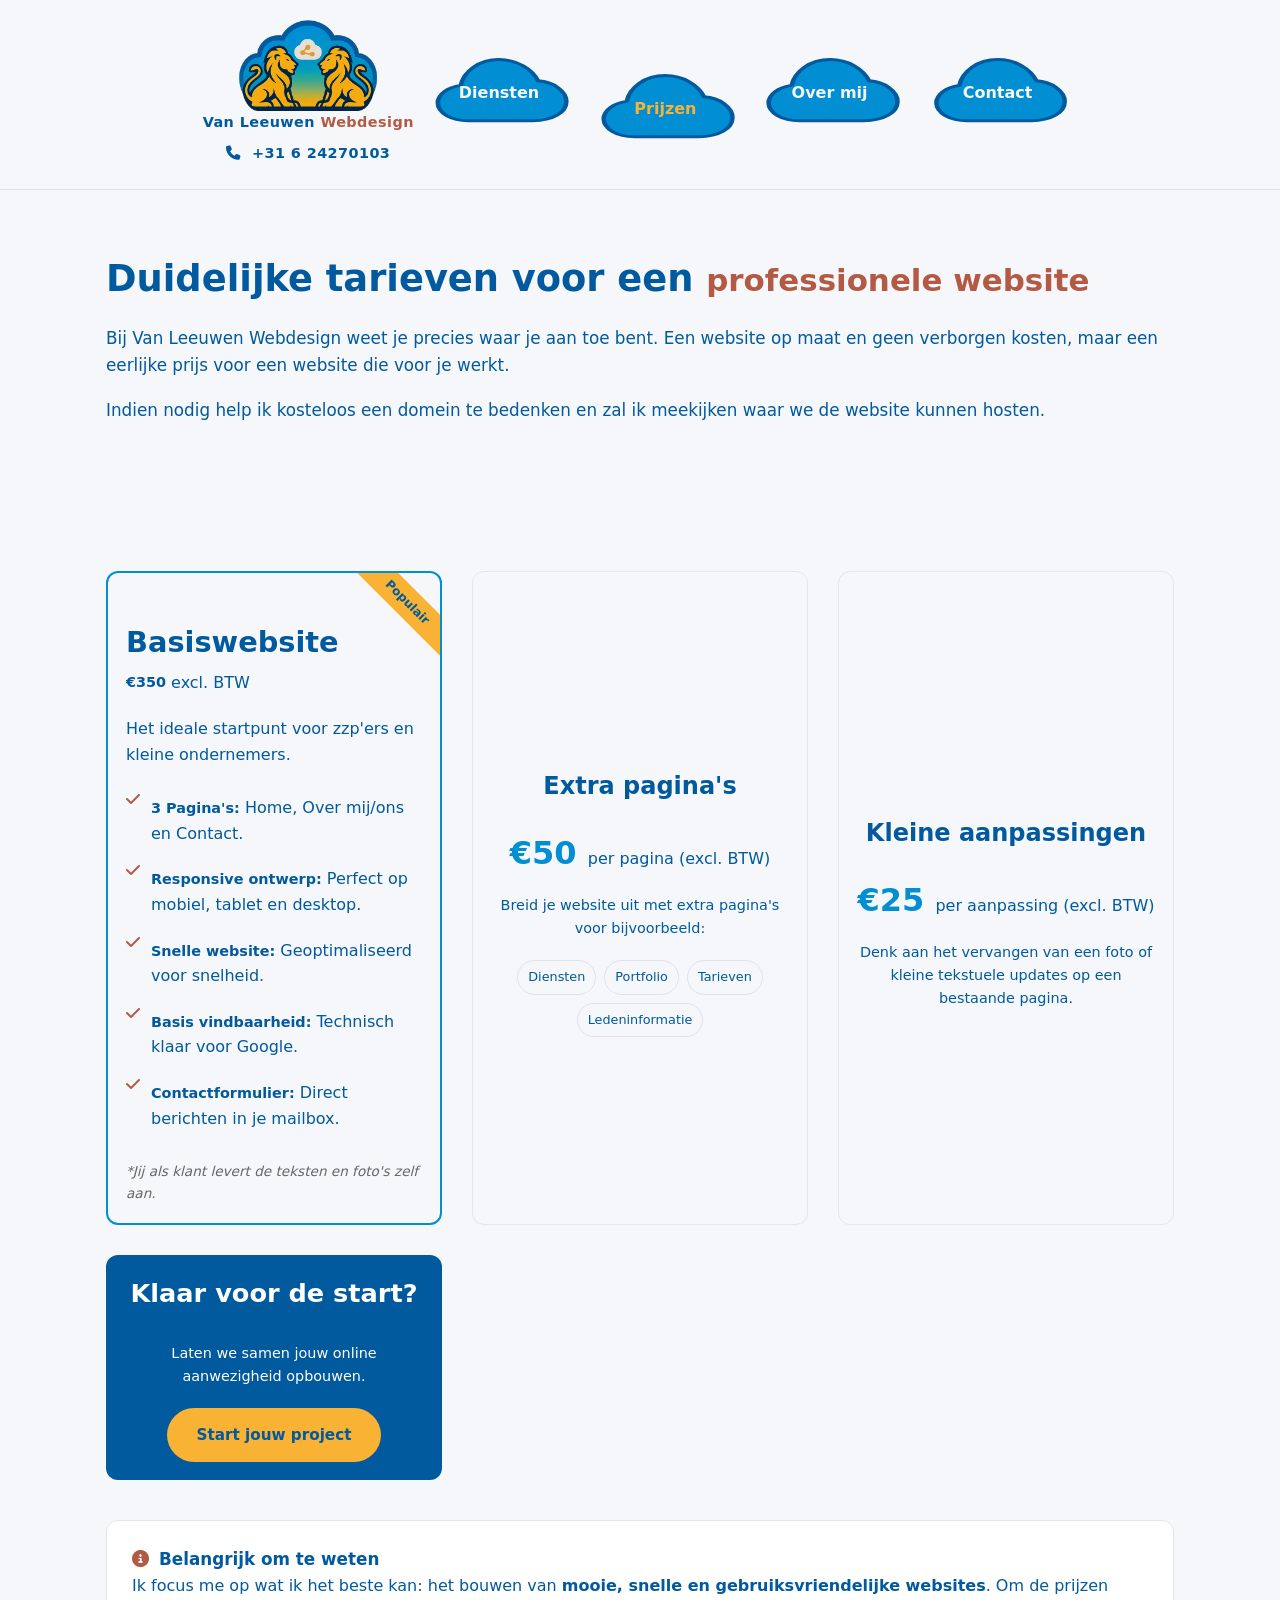
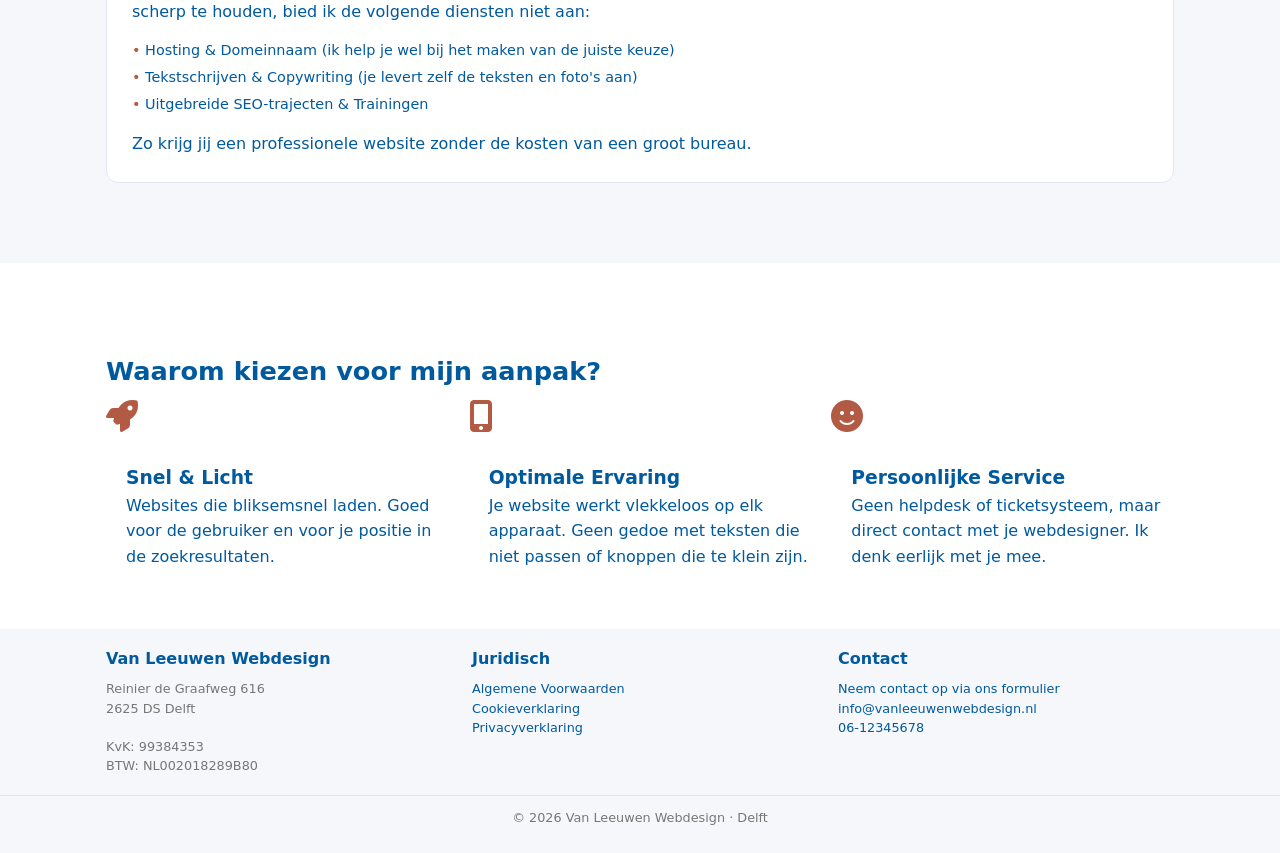
<file: prijzen.html>
<!DOCTYPE html>
<html lang="nl">

<head>
    <!-- Google tag (gtag.js) -->
    <script async src="https://www.googletagmanager.com/gtag/js?id=G-99REZ2DLYZ"></script>
    <script>
        window.dataLayer = window.dataLayer || [];
        function gtag() { dataLayer.push(arguments); }
        gtag('js', new Date());

        gtag('config', 'G-99REZ2DLYZ');
    </script>
    <meta charset="UTF-8">
    <title>Prijzen & Pakketten - Van Leeuwen Webdesign</title>
    <meta name="viewport" content="width=device-width, initial-scale=1">
    <link rel="apple-touch-icon" sizes="180x180" href="apple-touch-icon.png">
    <link rel="icon" type="image/png" sizes="32x32" href="favicon-32x32.png">
    <link rel="icon" type="image/png" sizes="16x16" href="favicon-16x16.png">
    <link rel="manifest" href="site.webmanifest">
    <meta name="description"
        content="Duidelijke en betaalbare prijzen voor jouw nieuwe website. Bekijk de pakketten van Van Leeuwen Webdesign voor zzp'ers en verenigingen.">
    <link rel="stylesheet" href="css/styles.css">
    <link rel="stylesheet" href="https://cdnjs.cloudflare.com/ajax/libs/font-awesome/6.5.0/css/all.min.css">
</head>

<body>
    <header>
        <div class="container nav">
            <div class="header-logo">
                <a href="index.html" class="logo-link"> <img src="images/logo/logo.png" alt="Van Leeuwen Design Logo"
                        class="logo-img">
                    <div class="logo-text">Van Leeuwen <span>Webdesign</span></div>
                </a>
                <a href="tel:+31624270103" class="phone-link"> <i class="fa-solid fa-phone"></i> +31 6 24270103</a>
            </div>
            <nav>
                <a href="diensten.html">Diensten</a>
                <a href="prijzen.html" class="active">Prijzen</a>
                <a href="over_mij.html">Over mij</a>
                <a href="contact.html">Contact</a>
            </nav>
        </div>
    </header>

    <main>
        <section class="hero">
            <div class="container">
                <h1>Duidelijke tarieven voor een <span>professionele website</span></h1>
                <p class="lead">Bij Van Leeuwen Webdesign weet je precies waar je aan toe bent. Een website op maat en
                    geen verborgen kosten,
                    maar een eerlijke prijs voor een website die voor je werkt.</p>
                <p class="lead">Indien nodig help ik kosteloos een domein te bedenken en zal ik meekijken waar we de
                    website kunnen hosten.</p>
            </div>
        </section>

        <section class="pricing">
            <div class="container">
                <div class="pricing-grid">
                    <!-- Basiswebsite -->
                    <div class="card pricing-card featured">
                        <div>
                            <h2 style="font-size: 1.8rem; margin-bottom: 5px;">Basiswebsite</h2>
                            <p class="price-tag">€350 <span
                                    style="font-size: 1rem; font-weight: normal; color: var(--primary); vertical-align: middle;">excl.
                                    BTW</span></p>
                            <p class="lead" style="font-size: 1rem; margin-bottom: 20px;">Het ideale startpunt voor
                                zzp'ers en kleine ondernemers.</p>
                            <ul class="check-list" style="margin-bottom: 30px;">
                                <li><strong>3 Pagina's:</strong> Home, Over mij/ons en Contact.</li>
                                <li><strong>Responsive ontwerp:</strong> Perfect op mobiel, tablet en desktop.</li>
                                <li><strong>Snelle website:</strong> Geoptimaliseerd voor snelheid.</li>
                                <li><strong>Basis vindbaarheid:</strong> Technisch klaar voor Google.</li>
                                <li><strong>Contactformulier:</strong> Direct berichten in je mailbox.</li>
                            </ul>
                        </div>
                        <p style="font-size: 0.85rem; font-style: italic; color: #666; margin-top: auto;">*Jij als klant
                            levert de teksten en foto's zelf aan.</p>
                    </div>

                    <!-- Extra Pagina's -->
                    <div class="card pricing-card"
                        style="align-items: center; text-align: center; justify-content: center;">
                        <h2 style="font-size: 1.5rem;">Extra pagina's</h2>
                        <p style="font-size: 2rem; font-weight: 700; color: var(--primary-light); margin: 15px 0;">€50
                            <span style="font-size: 1rem; font-weight: normal; color: var(--primary);">per pagina (excl.
                                BTW)</span>
                        </p>
                        <p style="margin-bottom: 20px;">Breid je website uit met extra pagina's voor bijvoorbeeld:</p>
                        <div
                            style="display: flex; flex-wrap: wrap; gap: 8px; justify-content: center; margin-bottom: 20px;">
                            <span class="badge">Diensten</span>
                            <span class="badge">Portfolio</span>
                            <span class="badge">Tarieven</span>
                            <span class="badge">Ledeninformatie</span>
                        </div>
                    </div>

                    <!-- Kleine Aanpassingen -->
                    <div class="card pricing-card"
                        style="align-items: center; text-align: center; justify-content: center;">
                        <h2 style="font-size: 1.5rem;">Kleine aanpassingen</h2>
                        <p style="font-size: 2rem; font-weight: 700; color: var(--primary-light); margin: 15px 0;">€25
                            <span style="font-size: 1rem; font-weight: normal; color: var(--primary);">per aanpassing
                                (excl. BTW)</span>
                        </p>
                        <p>Denk aan het vervangen van een foto of kleine tekstuele updates op een
                            bestaande pagina.</p>
                    </div>

                    <!-- Call to Action Card -->
                    <div class="card pricing-card"
                        style="background: var(--primary); color: white; justify-content: center; align-items: center; text-align: center; border: none;">
                        <h2 style="color: white; font-size: 1.6rem; margin-top: 0;">Klaar voor de start?</h2>
                        <p style="color: white; margin: 20px 0;">Laten we samen jouw online aanwezigheid opbouwen.</p>
                        <a href="contact.html" class="btn btn-primary"
                            style="background: var(--active); color: var(--primary); border: none; font-weight: 700; padding: 15px 30px; border-radius: 999px;">Start
                            jouw project</a>
                    </div>
                </div>

                <div class="info-box">
                    <h2><i class="fa-solid fa-circle-info" style="color: var(--accent);"></i> Belangrijk om te weten
                    </h2>
                    <p>Ik focus me op wat ik het beste kan: het bouwen van <strong>mooie, snelle en gebruiksvriendelijke
                            websites</strong>. Om de prijzen scherp te houden, bied ik de volgende diensten niet aan:
                    </p>
                    <ul class="about-list">
                        <li>Hosting & Domeinnaam (ik help je wel bij het maken van de juiste keuze)</li>
                        <li>Tekstschrijven & Copywriting (je levert zelf de teksten en foto's aan)</li>
                        <li>Uitgebreide SEO-trajecten & Trainingen</li>
                    </ul>
                    <p style="margin-top: 15px;">Zo krijg jij een professionele website zonder de kosten van een groot
                        bureau.</p>
                </div>
            </div>
        </section>

        <section class="services" style="background: #fff; margin-top: 40px; padding: 60px 0;">
            <div class="container">
                <h2 class="section-title">Waarom kiezen voor mijn aanpak?</h2>
                <div class="grid-3">
                    <div class="service-item">
                        <i class="fa-solid fa-rocket"
                            style="font-size: 2rem; color: var(--accent); margin-bottom: 15px;"></i>
                        <h3>Snel & Licht</h3>
                        <p>Websites die bliksemsnel laden. Goed voor de gebruiker en voor je positie in de
                            zoekresultaten.</p>
                    </div>
                    <div class="service-item">
                        <i class="fa-solid fa-mobile-screen-button"
                            style="font-size: 2rem; color: var(--accent); margin-bottom: 15px;"></i>
                        <h3>Optimale Ervaring</h3>
                        <p>Je website werkt vlekkeloos op elk apparaat. Geen gedoe met teksten die niet passen of
                            knoppen die te klein zijn.</p>
                    </div>
                    <div class="service-item">
                        <i class="fa-solid fa-face-smile"
                            style="font-size: 2rem; color: var(--accent); margin-bottom: 15px;"></i>
                        <h3>Persoonlijke Service</h3>
                        <p>Geen helpdesk of ticketsysteem, maar direct contact met je webdesigner. Ik denk eerlijk met
                            je mee.</p>
                    </div>
                </div>
            </div>
        </section>
    </main>

    <div id="footer"></div>

    <script>
        fetch("footer.html")
            .then(response => response.text())
            .then(data => {
                document.getElementById("footer").innerHTML = data;
            });
    </script>
    <script src="js/nav.js"></script>

</body>

</html>
</file>
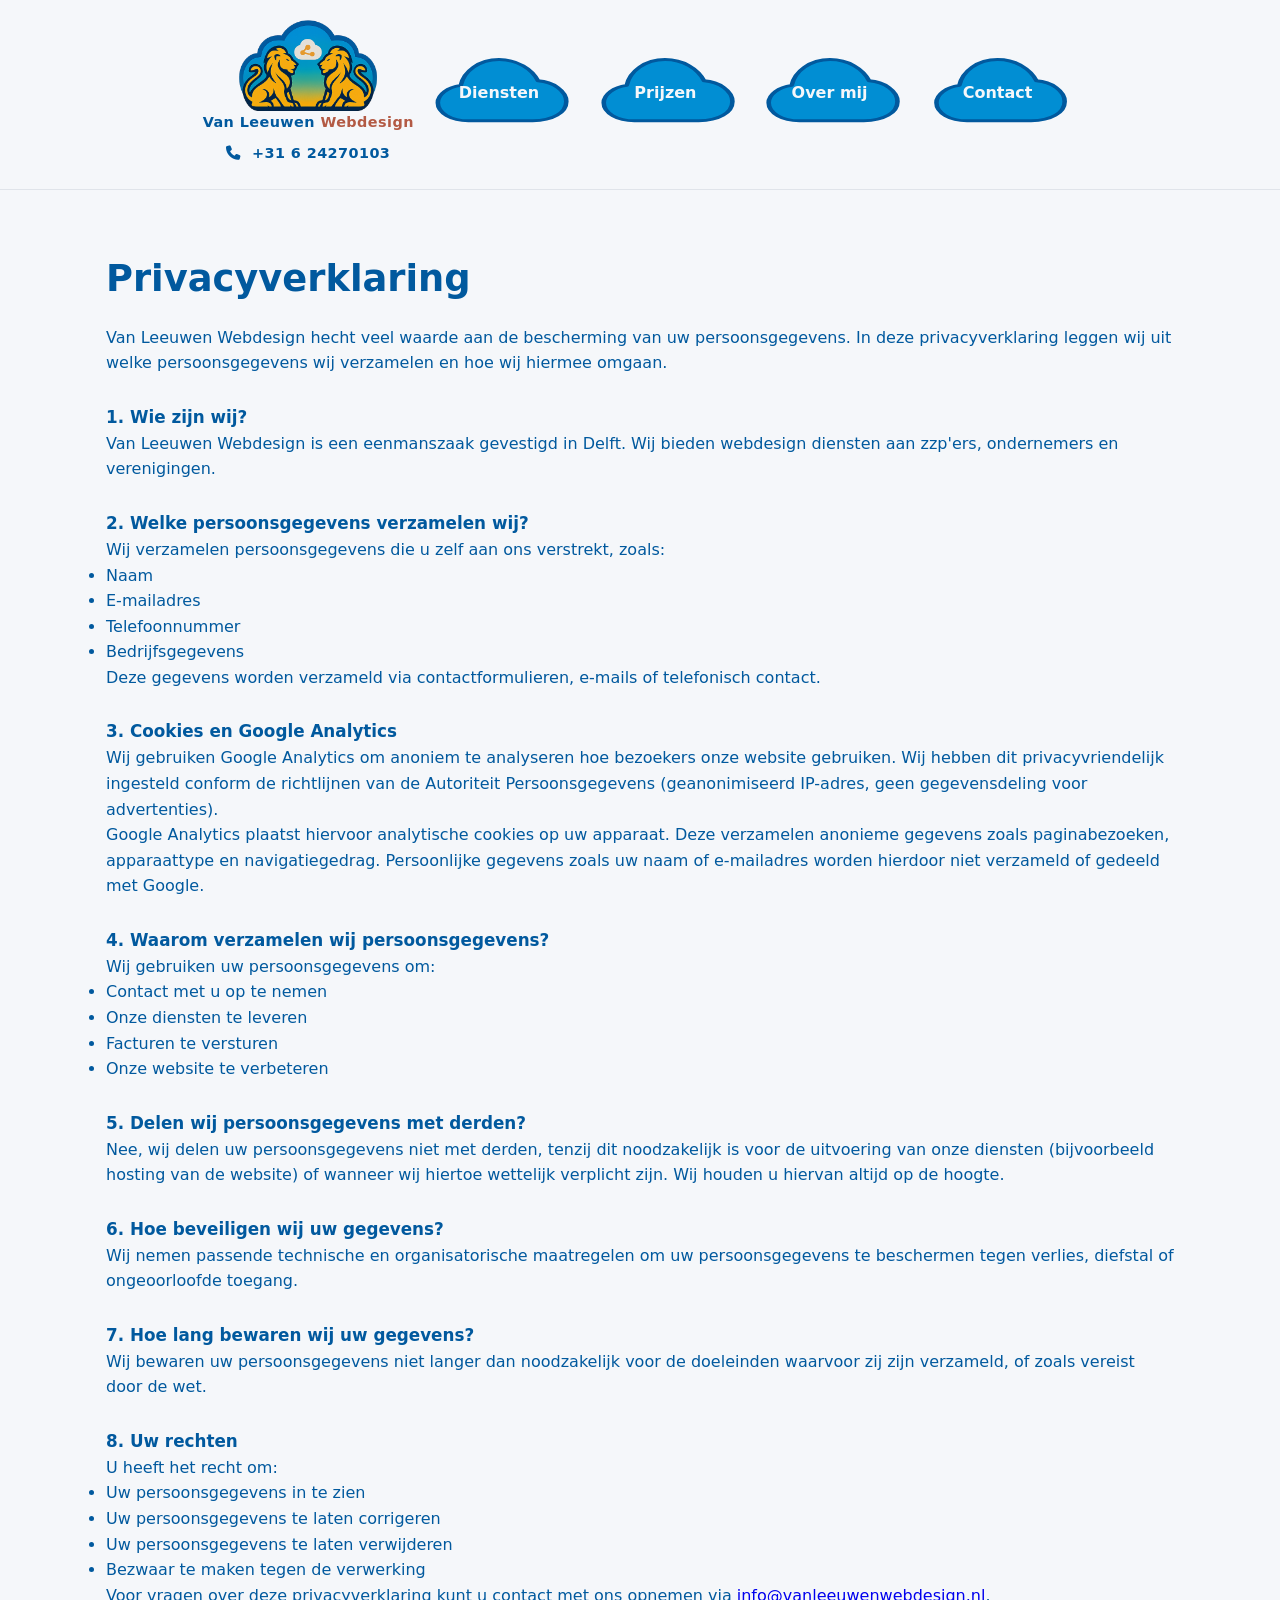
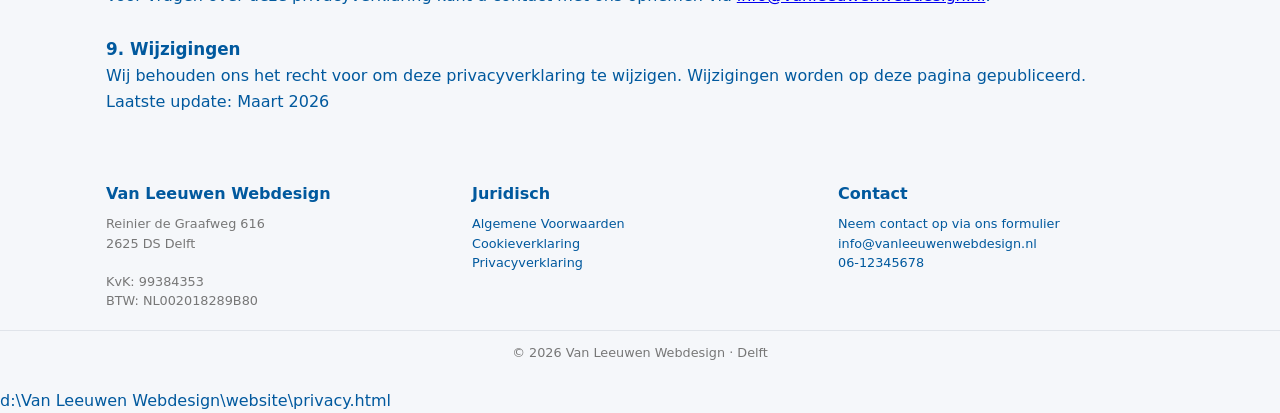
<file: privacy.html>
<!DOCTYPE html>
<html lang="nl">

<head>
    <!-- Google tag (gtag.js) -->
    <script async src="https://www.googletagmanager.com/gtag/js?id=G-99REZ2DLYZ"></script>
    <script>
        window.dataLayer = window.dataLayer || [];
        function gtag() { dataLayer.push(arguments); }
        gtag('js', new Date());

        gtag('config', 'G-99REZ2DLYZ');
    </script>
    <meta charset="UTF-8">
    <title>Privacyverklaring | Van Leeuwen Webdesign</title>
    <meta name="viewport" content="width=device-width, initial-scale=1">
    <link rel="apple-touch-icon" sizes="180x180" href="apple-touch-icon.png">
    <link rel="icon" type="image/png" sizes="32x32" href="favicon-32x32.png">
    <link rel="icon" type="image/png" sizes="16x16" href="favicon-16x16.png">
    <link rel="manifest" href="site.webmanifest">
    <meta name="description"
        content="Privacyverklaring van Van Leeuwen Webdesign. Lees hoe wij omgaan met uw persoonsgegevens.">
    <link rel="canonical" href="https://www.vanleeuwenwebdesign.nl/privacy.html">
    <link rel="stylesheet" href="css/styles.css">
    <link rel="stylesheet" href="https://cdnjs.cloudflare.com/ajax/libs/font-awesome/6.5.0/css/all.min.css">
</head>

<body>
    <header>
        <div class="container nav">
            <div class="header-logo">
                <a href="index.html" class="logo-link"> <img src="images/logo/logo.png" alt="Van Leeuwen Design Logo"
                        class="logo-img">
                    <div class="logo-text">Van Leeuwen <span>Webdesign</span></div>
                </a>
                <a href="tel:+31624270103" class="phone-link"> <i class="fa-solid fa-phone"></i> +31 6 24270103</a>
            </div>
            <nav>
                <a href="diensten.html">Diensten</a>
                <a href="prijzen.html">Prijzen</a>
                <a href="over_mij.html">Over mij</a>
                <a href="contact.html">Contact</a>
            </nav>
        </div>
    </header>

    <main>
        <section class="hero">
            <div class="container">
                <h1>Privacyverklaring</h1>
                <p>Van Leeuwen Webdesign hecht veel waarde aan de bescherming van uw persoonsgegevens. In deze
                    privacyverklaring leggen wij uit welke persoonsgegevens wij verzamelen en hoe wij hiermee omgaan.
                </p>

                <h2>1. Wie zijn wij?</h2>
                <p>Van Leeuwen Webdesign is een eenmanszaak gevestigd in Delft. Wij bieden webdesign diensten aan
                    zzp'ers, ondernemers en verenigingen.</p>

                <h2>2. Welke persoonsgegevens verzamelen wij?</h2>
                <p>Wij verzamelen persoonsgegevens die u zelf aan ons verstrekt, zoals:</p>
                <ul>
                    <li>Naam</li>
                    <li>E-mailadres</li>
                    <li>Telefoonnummer</li>
                    <li>Bedrijfsgegevens</li>
                </ul>
                <p>Deze gegevens worden verzameld via contactformulieren, e-mails of telefonisch contact.</p>

                <h2>3. Cookies en Google Analytics</h2>
                <p>Wij gebruiken Google Analytics om anoniem te analyseren hoe bezoekers onze website gebruiken. Wij
                    hebben dit privacyvriendelijk ingesteld conform de richtlijnen van de Autoriteit Persoonsgegevens
                    (geanonimiseerd IP-adres, geen gegevensdeling voor advertenties).</p>
                <p>Google Analytics plaatst hiervoor analytische cookies op uw apparaat. Deze verzamelen anonieme
                    gegevens zoals paginabezoeken, apparaattype en navigatiegedrag. Persoonlijke gegevens zoals uw naam
                    of e-mailadres worden hierdoor niet verzameld of gedeeld met Google.</p>

                <h2>4. Waarom verzamelen wij persoonsgegevens?</h2>
                <p>Wij gebruiken uw persoonsgegevens om:</p>
                <ul>
                    <li>Contact met u op te nemen</li>
                    <li>Onze diensten te leveren</li>
                    <li>Facturen te versturen</li>
                    <li>Onze website te verbeteren</li>
                </ul>

                <h2>5. Delen wij persoonsgegevens met derden?</h2>
                <p>Nee, wij delen uw persoonsgegevens niet met derden, tenzij dit noodzakelijk is voor de uitvoering van
                    onze diensten (bijvoorbeeld hosting van de website) of wanneer wij hiertoe wettelijk verplicht zijn.
                    Wij houden u hiervan altijd op de hoogte.
                </p>

                <h2>6. Hoe beveiligen wij uw gegevens?</h2>
                <p>Wij nemen passende technische en organisatorische maatregelen om uw persoonsgegevens te beschermen
                    tegen verlies, diefstal of ongeoorloofde toegang.</p>

                <h2>7. Hoe lang bewaren wij uw gegevens?</h2>
                <p>Wij bewaren uw persoonsgegevens niet langer dan noodzakelijk voor de doeleinden waarvoor zij zijn
                    verzameld, of zoals vereist door de wet.</p>

                <h2>8. Uw rechten</h2>
                <p>U heeft het recht om:</p>
                <ul>
                    <li>Uw persoonsgegevens in te zien</li>
                    <li>Uw persoonsgegevens te laten corrigeren</li>
                    <li>Uw persoonsgegevens te laten verwijderen</li>
                    <li>Bezwaar te maken tegen de verwerking</li>
                </ul>
                <p>Voor vragen over deze privacyverklaring kunt u contact met ons opnemen via <a
                        href="mailto:info@vanleeuwenwebdesign.nl">info@vanleeuwenwebdesign.nl</a>.</p>

                <h2>9. Wijzigingen</h2>
                <p>Wij behouden ons het recht voor om deze privacyverklaring te wijzigen. Wijzigingen worden op deze
                    pagina gepubliceerd.</p>

                <p>Laatste update: Maart 2026</p>
            </div>
        </section>
    </main>

    <div id="footer"></div>

    <script>
        fetch("footer.html")
            .then(response => response.text())
            .then(data => {
                document.getElementById("footer").innerHTML = data;
            });
    </script>
    <script src="js/nav.js"></script>

</body>

</html>
</content>
<parameter name="filePath">d:\Van Leeuwen Webdesign\website\privacy.html
</file>
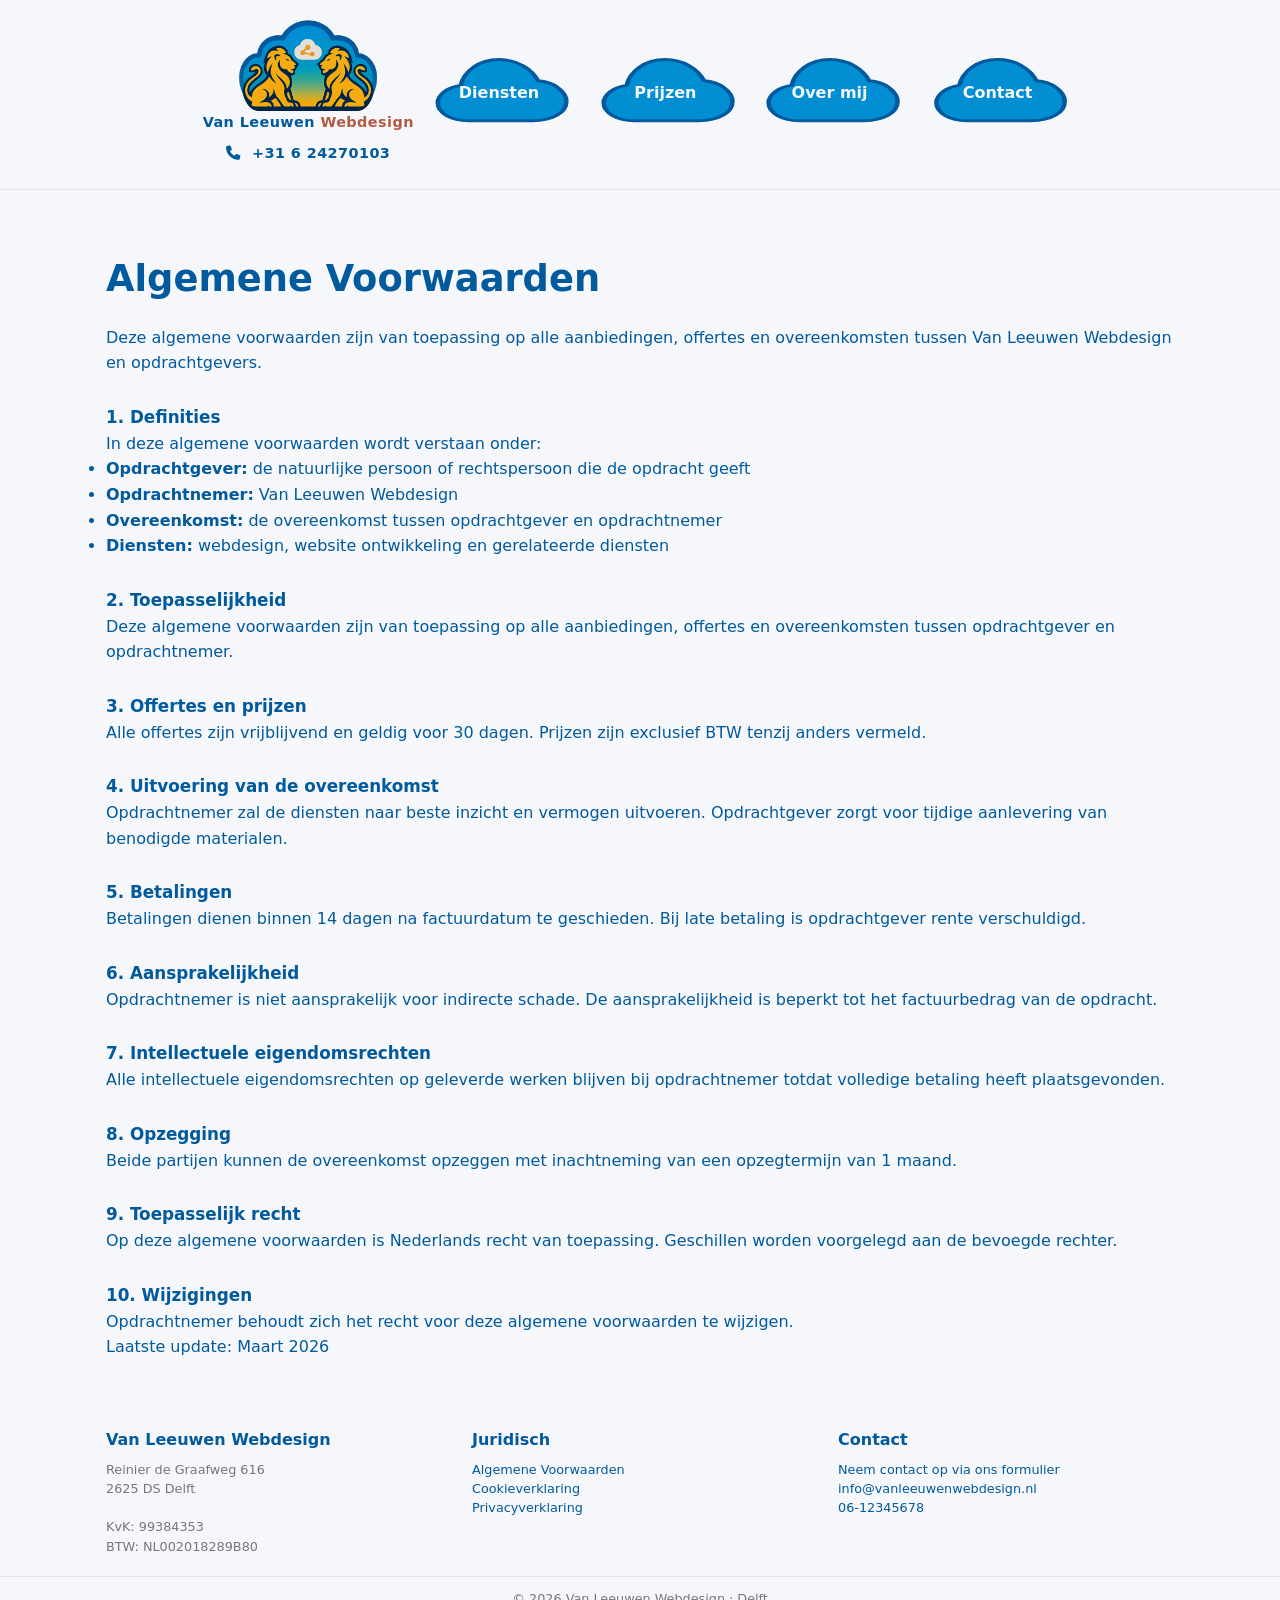
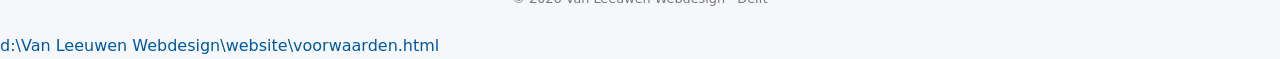
<file: voorwaarden.html>
<!DOCTYPE html>
<html lang="nl">

<head>
    <!-- Google tag (gtag.js) -->
    <script async src="https://www.googletagmanager.com/gtag/js?id=G-99REZ2DLYZ"></script>
    <script>
        window.dataLayer = window.dataLayer || [];
        function gtag() { dataLayer.push(arguments); }
        gtag('js', new Date());

        gtag('config', 'G-99REZ2DLYZ');
    </script>
    <meta charset="UTF-8">
    <title>Algemene Voorwaarden | Van Leeuwen Webdesign</title>
    <meta name="viewport" content="width=device-width, initial-scale=1">
    <link rel="apple-touch-icon" sizes="180x180" href="apple-touch-icon.png">
    <link rel="icon" type="image/png" sizes="32x32" href="favicon-32x32.png">
    <link rel="icon" type="image/png" sizes="16x16" href="favicon-16x16.png">
    <link rel="manifest" href="site.webmanifest">
    <meta name="description"
        content="Algemene voorwaarden van Van Leeuwen Webdesign. Lees de voorwaarden voor onze webdesign diensten.">
    <link rel="canonical" href="https://www.vanleeuwenwebdesign.nl/voorwaarden.html">
    <link rel="stylesheet" href="css/styles.css">
    <link rel="stylesheet" href="https://cdnjs.cloudflare.com/ajax/libs/font-awesome/6.5.0/css/all.min.css">
</head>

<body>
    <header>
        <div class="container nav">
            <div class="header-logo">
                <a href="index.html" class="logo-link"> <img src="images/logo/logo.png" alt="Van Leeuwen Design Logo"
                        class="logo-img">
                    <div class="logo-text">Van Leeuwen <span>Webdesign</span></div>
                </a>
                <a href="tel:+31624270103" class="phone-link"> <i class="fa-solid fa-phone"></i> +31 6 24270103</a>
            </div>
            <nav>
                <a href="diensten.html">Diensten</a>
                <a href="prijzen.html">Prijzen</a>
                <a href="over_mij.html">Over mij</a>
                <a href="contact.html">Contact</a>
            </nav>
        </div>
    </header>

    <main>
        <section class="hero">
            <div class="container">
                <h1>Algemene Voorwaarden</h1>
                <p>Deze algemene voorwaarden zijn van toepassing op alle aanbiedingen, offertes en overeenkomsten tussen
                    Van Leeuwen Webdesign en opdrachtgevers.</p>

                <h2>1. Definities</h2>
                <p>In deze algemene voorwaarden wordt verstaan onder:</p>
                <ul>
                    <li><strong>Opdrachtgever:</strong> de natuurlijke persoon of rechtspersoon die de opdracht geeft
                    </li>
                    <li><strong>Opdrachtnemer:</strong> Van Leeuwen Webdesign</li>
                    <li><strong>Overeenkomst:</strong> de overeenkomst tussen opdrachtgever en opdrachtnemer</li>
                    <li><strong>Diensten:</strong> webdesign, website ontwikkeling en gerelateerde diensten</li>
                </ul>

                <h2>2. Toepasselijkheid</h2>
                <p>Deze algemene voorwaarden zijn van toepassing op alle aanbiedingen, offertes en overeenkomsten tussen
                    opdrachtgever en opdrachtnemer.</p>

                <h2>3. Offertes en prijzen</h2>
                <p>Alle offertes zijn vrijblijvend en geldig voor 30 dagen. Prijzen zijn exclusief BTW tenzij anders
                    vermeld.</p>

                <h2>4. Uitvoering van de overeenkomst</h2>
                <p>Opdrachtnemer zal de diensten naar beste inzicht en vermogen uitvoeren. Opdrachtgever zorgt voor
                    tijdige aanlevering van benodigde materialen.</p>

                <h2>5. Betalingen</h2>
                <p>Betalingen dienen binnen 14 dagen na factuurdatum te geschieden. Bij late betaling is opdrachtgever
                    rente verschuldigd.</p>

                <h2>6. Aansprakelijkheid</h2>
                <p>Opdrachtnemer is niet aansprakelijk voor indirecte schade. De aansprakelijkheid is beperkt tot het
                    factuurbedrag van de opdracht.</p>

                <h2>7. Intellectuele eigendomsrechten</h2>
                <p>Alle intellectuele eigendomsrechten op geleverde werken blijven bij opdrachtnemer totdat volledige
                    betaling heeft plaatsgevonden.</p>

                <h2>8. Opzegging</h2>
                <p>Beide partijen kunnen de overeenkomst opzeggen met inachtneming van een opzegtermijn van 1 maand.</p>

                <h2>9. Toepasselijk recht</h2>
                <p>Op deze algemene voorwaarden is Nederlands recht van toepassing. Geschillen worden voorgelegd aan de
                    bevoegde rechter.</p>

                <h2>10. Wijzigingen</h2>
                <p>Opdrachtnemer behoudt zich het recht voor deze algemene voorwaarden te wijzigen.</p>

                <p>Laatste update: Maart 2026</p>
            </div>
        </section>
    </main>

    <div id="footer"></div>

    <script>
        fetch("footer.html")
            .then(response => response.text())
            .then(data => {
                document.getElementById("footer").innerHTML = data;
            });
    </script>
    <script src="js/nav.js"></script>

</body>

</html>
</content>
<parameter name="filePath">d:\Van Leeuwen Webdesign\website\voorwaarden.html
</file>
<file: css/styles.css>
:root {
    --primary: #01599E;
    --primary-light: #018ED3;
    /* #2f6fa8; */
    --accent: #b35a44;
    --active: #f9b233;
    /* --accent: #e2725b; */
    --bg: #f5f7fa;
    --about: #222;
    --text: #01599E;

}

.logo-container {
    display: flex;
    flex-direction: column;
    align-items: center;
}

.header-logo {
    display: flex;
    flex-direction: column;
    align-items: center;
    gap: 8px;
}

.logo-link {
    display: flex;
    flex-direction: column;
    align-items: center;
    text-decoration: none;
}

.logo-img {
    width: 150px;
    height: auto;
    display: block;
    margin-top: 10px;
    margin-bottom: 0;
}

.logo-text {
    margin-top: 0px;
    margin-bottom: 0x;
    font-weight: 700;
    font-size: 0.9rem;
    color: var(--primary);
    letter-spacing: 0.03em;
}

.logo-text span {
    color: var(--accent);
}

.phone-link {
    margin-bottom: 10px;
    font-weight: 700;
    font-size: 0.9rem;
    text-decoration: none;
    color: var(--primary);
    letter-spacing: 0.03em;
}

a.phone-link:hover {
    color: var(--primary-light);
}

.phone-link i {
    margin-right: 6px;
}

* {
    box-sizing: border-box;
    margin: 0;
    padding: 0;
}

body {
    font-family: system-ui, -apple-system, BlinkMacSystemFont, "Segoe UI", sans-serif;
    color: var(--text);
    background: var(--bg);
    line-height: 1.6;
}

h2 {
    margin-top: 28px;
    color: var(--primary);
    font-size: 1.05rem;
}

header {
    background: var(--bg);
    border-bottom: 1px solid #e0e4ea;
    position: sticky;
    top: 0;
    z-index: 10;
}

.container {
    width: 100%;
    max-width: 1100px;
    margin: 0 auto;
    padding: 0 16px;
}

.nav {
    display: flex;
    align-items: center;
    justify-content: space-between;
    padding: 10px 0 14px 0;
    width: fit-content !important;
    margin: 0 auto;
}

.logo {
    font-weight: 700;
    font-size: 1.2rem;
    color: var(--primary);
    letter-spacing: 0.03em;
}

.logo span {
    color: var(--accent);
}

nav a {
    display: inline-block;
    padding: 22px 45px;
    background: url('/images/buttons/wolkje.svg') no-repeat center;
    background-size: 230px 95px;
    color: var(--bg);
    font-weight: 600;
    text-decoration: none;
    transform: translateY(0);
    transition: transform 0.5s ease;
}

nav a,
nav a.leaving,
nav a.active {
    transition: transform 0.5s ease;
}

/* Nieuwe pagina: actief item zakt omlaag */
nav a.active {
    transform: translateY(16px);
    color: var(--active);
}

nav a:hover {
    /* optioneel: iets omhoog bij hover */
    background-image: url('/images/buttons/wolkje1.svg');
    color: var(--primary);
}

.btn {
    display: inline-block;
    padding: 10px 20px;
    border-radius: 999px;
    border: 4px solid var(--primary);
    cursor: pointer;
    font-size: 0.95rem;
    text-decoration: none;
}

.btn-primary {
    background: var(--primary-light);
    color: var(--bg);
}

.btn-primary:hover {
    background: var(--active);
    color: var(--primary);
}

.btn-outline {
    border: 1px solid var(--primary);
    color: var(--primary-light);
    background: var(--bg);
}

.btn-outline:hover {
    background: var(--primary);
}

/* Hero */
.hero {
    padding: 60px 0 50px;
}

.hero-inner {
    display: grid;
    grid-template-columns: minmax(0, 1.4fr) minmax(0, 1fr);
    gap: 40px;
    align-items: center;
}

.hero h1 {
    font-size: 2.3rem;
    margin-bottom: 16px;
    color: var(--primary);
}

.hero h1 span {
    color: var(--accent);
    font-size: 0.84em;
}

.hero p.lead {
    font-size: 1.05rem;
    margin-bottom: 18px;
    color: var(--primary);
}

.hero-badges {
    display: flex;
    flex-wrap: wrap;
    gap: 10px;
    margin-bottom: 22px;
}

.badge {
    font-size: 0.8rem;
    padding: 6px 10px;
    border-radius: 999px;
    background: var(--bg);
    border: 1px solid #dde3ee;
}

.hero-actions {
    display: flex;
    flex-wrap: wrap;
    gap: 12px;
    align-items: center;
    text-align: center;
    justify-content: center;
    flex-direction: column;
}

.hero-note {
    font-size: 0.85rem;
    color: var(--primary);
}

.hero-card,
.hero-card-horizontaal {
    background: var(--bg);
    border-radius: 14px;
    padding: 18px 18px 16px;
    box-shadow: 0 10px 25px rgba(0, 0, 0, 0.05);
    border: 1px solid #e1e6f0;
    color: var(--primary);
    margin-bottom: 20px;
}

.hero-card p,
.hero-card-horizontaal p {
    margin-top: 10px;
    font-size: 0.85rem;
}

.hero-card h2,
.hero-card-horizontaal h2 {
    font-size: 1rem;
    margin-bottom: 8px;
    color: var(--primary);
}

.hero-card ul,
.hero-card-horizontaal ul {
    list-style: none;
    font-size: 0.9rem;
}

.hero-card-horizontaal ul {
    display: flex;
    gap: 12px;
    padding: 0;
    margin: 0;
}

.hero-card li+li {
    margin-top: 4px;
}

.hero-card-horizontaal li+li {
    margin-top: 0;
}

.hero-card li::before,
.hero-card-horizontaal li::before {
    content: "✓ ";
    color: var(--accent);
    font-weight: 600;
}

/* Sections */
section {
    padding: 40px 0;
}

h2.section-title {
    font-size: 1.6rem;
    margin-bottom: 8px;
    color: var(--primary);
}

.section-subtitle {
    font-size: 0.95rem;
    color: var(--primary);
    margin-bottom: 24px;
}

.grid-3 {
    display: grid;
    gap: 20px;
    grid-template-columns: 1fr;
    /* mobiel */
}

@media (min-width: 600px) {
    .grid-3 {
        grid-template-columns: repeat(2, 1fr);
        /* tablet */
    }
}

@media (min-width: 900px) {
    .grid-3 {
        grid-template-columns: repeat(3, 1fr);
        /* desktop */
    }
}

.card {
    background: var(--bg);
    border-radius: 12px;
    padding: 18px;
    border: 1px solid #e1e6f0;
}

.card h2 {
    font-size: 1.05rem;
    margin-bottom: 8px;
    color: var(--primary);
}

.card p {
    font-size: 0.9rem;
    color: var(--primary);
}

.card strong {
    display: inline-block;
    margin-top: 10px;
    font-size: 0.9rem;
    color: var(--primary);
}

/* Service items */
.service-item h3 {
    color: var(--primary);
    margin-top: 1rem;
    margin-bottom: 0;
    padding-left: 20px;
}

.service-item p {
    padding-left: 20px;
}

/* Portfolio */
.portfolio-grid {
    display: grid;
    grid-template-columns: repeat(3, minmax(0, 1fr));
    gap: 18px;
}

.portfolio-item {
    background: var(--bg);
    border-radius: 10px;
    padding: 14px;
    border: 1px solid #e1e6f0;
    font-size: 0.9rem;
}

.portfolio-tag {
    font-size: 0.75rem;
    text-transform: uppercase;
    letter-spacing: 0.06em;
    color: #888;
    margin-bottom: 4px;
}

.portfolio-title {
    font-weight: 600;
    margin-bottom: 4px;
    font-size: 1.6rem;
    margin-bottom: 8px;
    color: var(--primary);
}

.portfolio-tech {
    color: var(--accent);
    font-style: italic;
    margin-top: 20px;
}

.portfolio-desc {
    color: var(--primary);
    margin-bottom: 6px;
}

/* Over */
.about-grid {
    display: grid;
    grid-template-columns: minmax(0, 1.3fr) minmax(0, 1fr);
    gap: 30px;
}

.about-text p {
    font-size: 0.95rem;
    margin-bottom: 10px;
}

.about-list {
    list-style: none;
    font-size: 0.9rem;
}

.about-image {
    max-width: 100%;
    width: 100%;
    height: auto;
    border-radius: 12px;
    box-shadow: 0 10px 25px rgba(0, 0, 0, 0.1);
    margin-bottom: 20px;
}

.about-image-small {
    max-width: 168px;
    width: 100%;
    height: auto;
    border-radius: 12px;
    box-shadow: 0 10px 25px rgba(0, 0, 0, 0.1);
    /* spacing is now handled by the container so remove previous margins */
    margin: 0;
    display: block;
}

.about-content-grid {
    /* switch to a simple block container and clear floats */
    display: block;
    overflow: hidden;
    /* ensure floated image is contained */
    margin-bottom: 24px;
}

.about-image-container {
    /* float the image to the left with 5px spacing except on left */
    float: left;
    margin: 5px 15px 5px 0;
}

@media (max-width: 900px) {
    .about-image {
        max-width: 300px;
    }

    .about-image-small {
        max-width: 134px;
    }

    /* switch back to normal flow on narrow screens */
    .about-content-grid {
        overflow: visible;
        margin-bottom: 20px;
    }

    .about-image-container {
        float: none;
        margin: 0 auto 20px auto;
        /* center image vertically and add bottom spacing */
    }
}

.about-list li+li {
    margin-top: 4px;
}

.about-list li::before {
    content: "• ";
    color: var(--accent);
}

.about-box {
    background: var(--bg);
    border-radius: 12px;
    padding: 16px;
    border: 1px solid #e1e6f0;
    font-size: 0.9rem;
}

.contact-grid {
    display: grid;
    grid-template-columns: minmax(0, 3fr) minmax(0, 1fr);
    gap: 30px;
}


@media (max-width: 800px) {
    .contact-grid {
        grid-template-columns: 1fr;
    }
}

form {
    background: var(--bg);
    border-radius: 12px;
    padding: 18px;
    border: 1px solid #e1e6f0;
    width: 100%;
}

label {
    display: block;
    font-size: 0.85rem;
    margin-bottom: 4px;
    color: var(--primary);
}

input,
textarea {
    width: 100%;
    padding: 8px 10px;
    border-radius: 6px;
    border: 1px solid #ccd3e0;
    font-family: inherit;
    font-size: 0.9rem;
    margin-bottom: 12px;
}

textarea {
    min-height: 110px;
    resize: vertical;
}

.contact-info {
    font-size: 0.9rem;
}

.contact-info p+p {
    margin-top: 6px;
}

footer {
    padding: 18px 0 24px;
    font-size: 0.8rem;
    color: #777;
    background: var(--bg);
}

/* Links */
footer a {
    color: var(--primary);
    text-decoration: none;
}

footer a:hover {
    text-decoration: underline;
}

/* Bovenste deel: kolommen */
.footer-grid {
    max-width: 1100px;
    margin: 0 auto 20px auto;
    padding: 0 16px;
    display: grid;
    grid-template-columns: 1fr 1fr 1fr;
    /* 3 kolommen */
    gap: 30px;
    text-align: left;
    line-height: 1.5;
}

.footer-col h3 {
    font-size: 1rem;
    margin-bottom: 8px;
    color: var(--primary);
}

/* Onderste copyrightregel */
.footer-bottom {
    text-align: center;
    font-size: 0.8rem;
    color: #777;
    padding-top: 12px;
    border-top: 1px solid #e0e4ea;
}

/* Mobiel: één kolom */
@media (max-width: 700px) {
    .footer-grid {
        grid-template-columns: 1fr;
        text-align: center;
    }
}

/* Responsive */
@media (max-width: 900px) {

    .hero-inner,
    .grid-3,
    .portfolio-grid,
    .about-grid,
    .contact-grid {
        grid-template-columns: 1fr;
    }

    .hero {
        padding-top: 40px;
    }
}

/* Prijzen Pagina */
.pricing-grid {
    display: grid;
    gap: 30px;
    grid-template-columns: repeat(auto-fit, minmax(300px, 1fr));
    margin-top: 40px;
}

.pricing-card {
    display: flex;
    flex-direction: column;
    transition: transform 0.3s ease, box-shadow 0.3s ease;
}

.pricing-card:hover {
    transform: translateY(-5px);
    box-shadow: 0 15px 35px rgba(0, 0, 0, 0.1);
}

.price-tag {
    font-size: 2.5rem;
    font-weight: 700;
    color: var(--accent);
    margin-bottom: 20px;
}

.pricing-card.featured {
    border: 2px solid var(--primary-light);
    position: relative;
    overflow: hidden;
}

.pricing-card.featured::before {
    content: "Populair";
    position: absolute;
    top: 15px;
    right: -30px;
    background: var(--active);
    color: var(--primary);
    padding: 5px 35px;
    transform: rotate(45deg);
    font-size: 0.75rem;
    font-weight: 700;
}

.info-box {
    background: #fff;
    border-radius: 12px;
    border: 1px solid #e1e6f0;
    padding: 25px;
    margin-top: 40px;
}

.info-box h2 {
    margin-top: 0;
    display: flex;
    align-items: center;
    gap: 10px;
}

.info-box ul {
    margin-top: 15px;
}

.check-list {
    list-style: none;
    padding: 0;
}

.check-list li {
    position: relative;
    padding-left: 25px;
    margin-bottom: 12px;
}

.check-list li::before {
    content: "\f00c";
    font-family: "Font Awesome 6 Free";
    font-weight: 900;
    position: absolute;
    left: 0;
    color: var(--accent);
}
</file>
